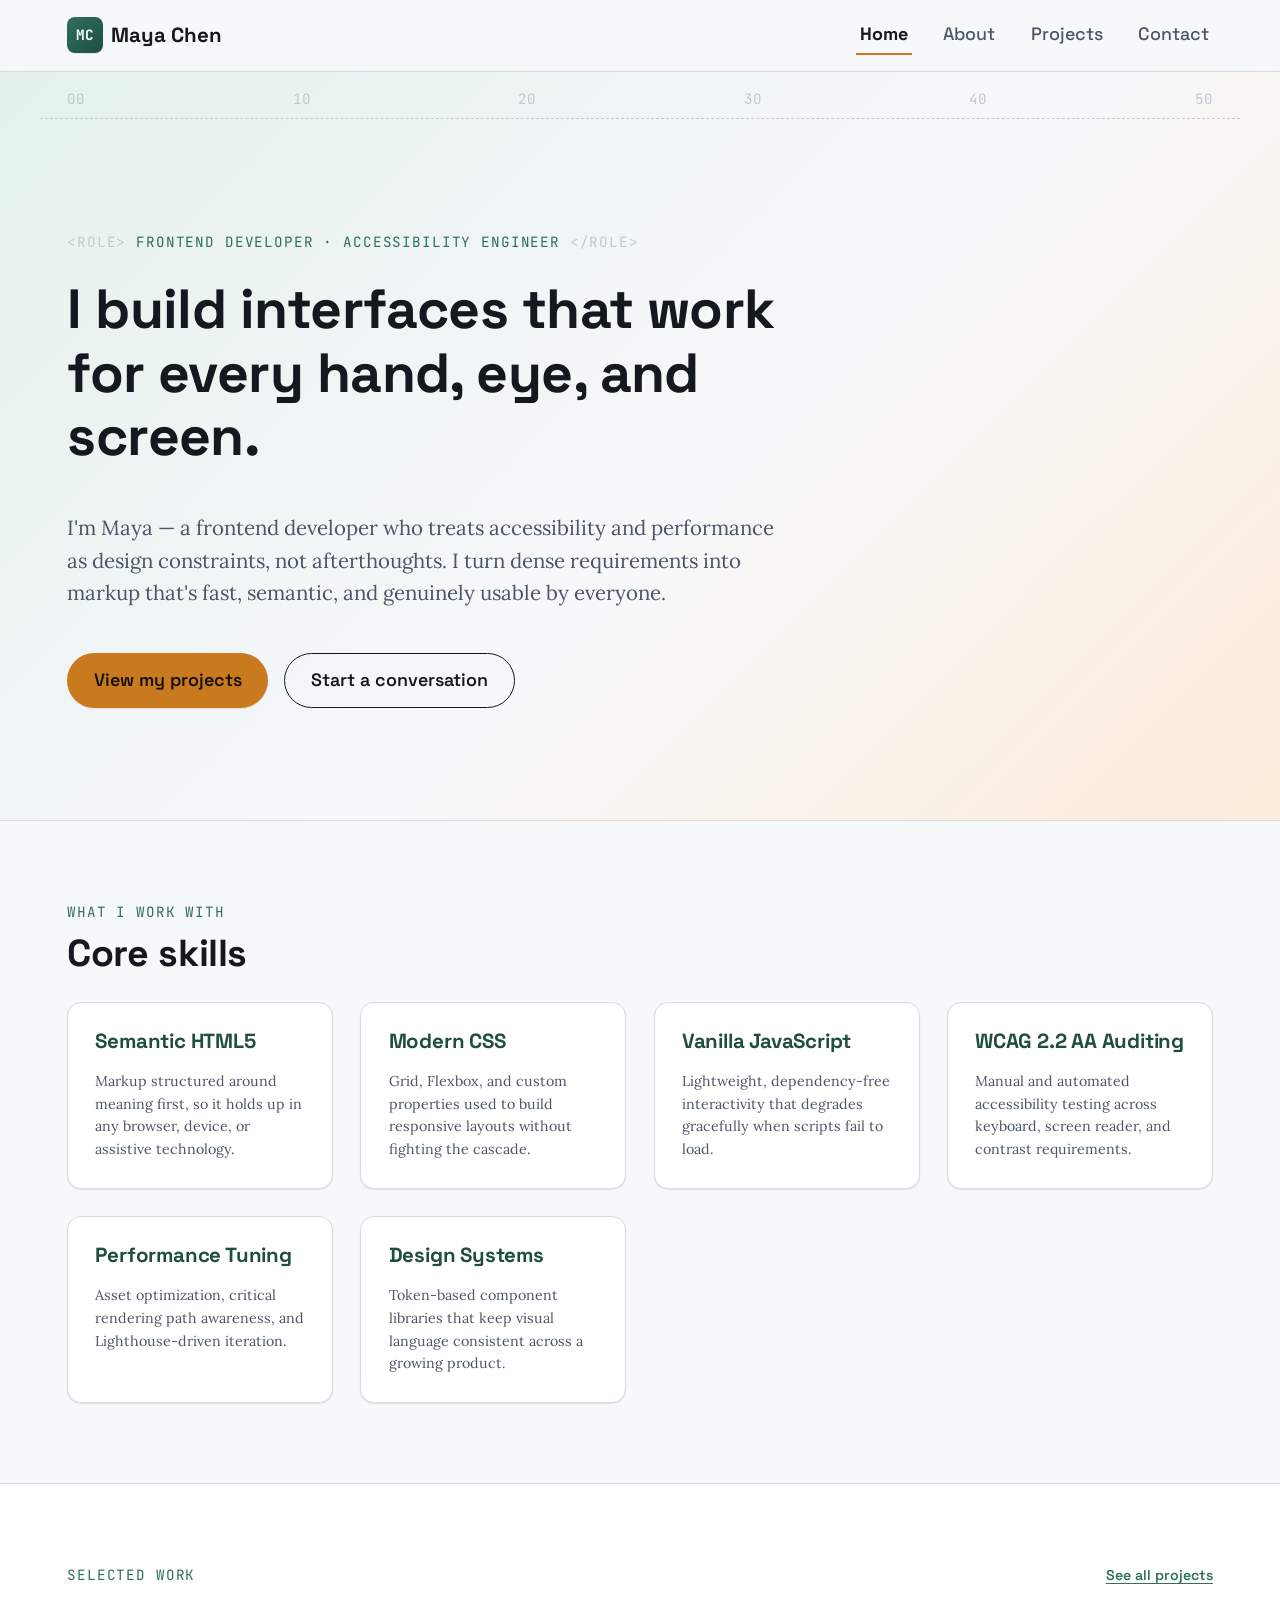
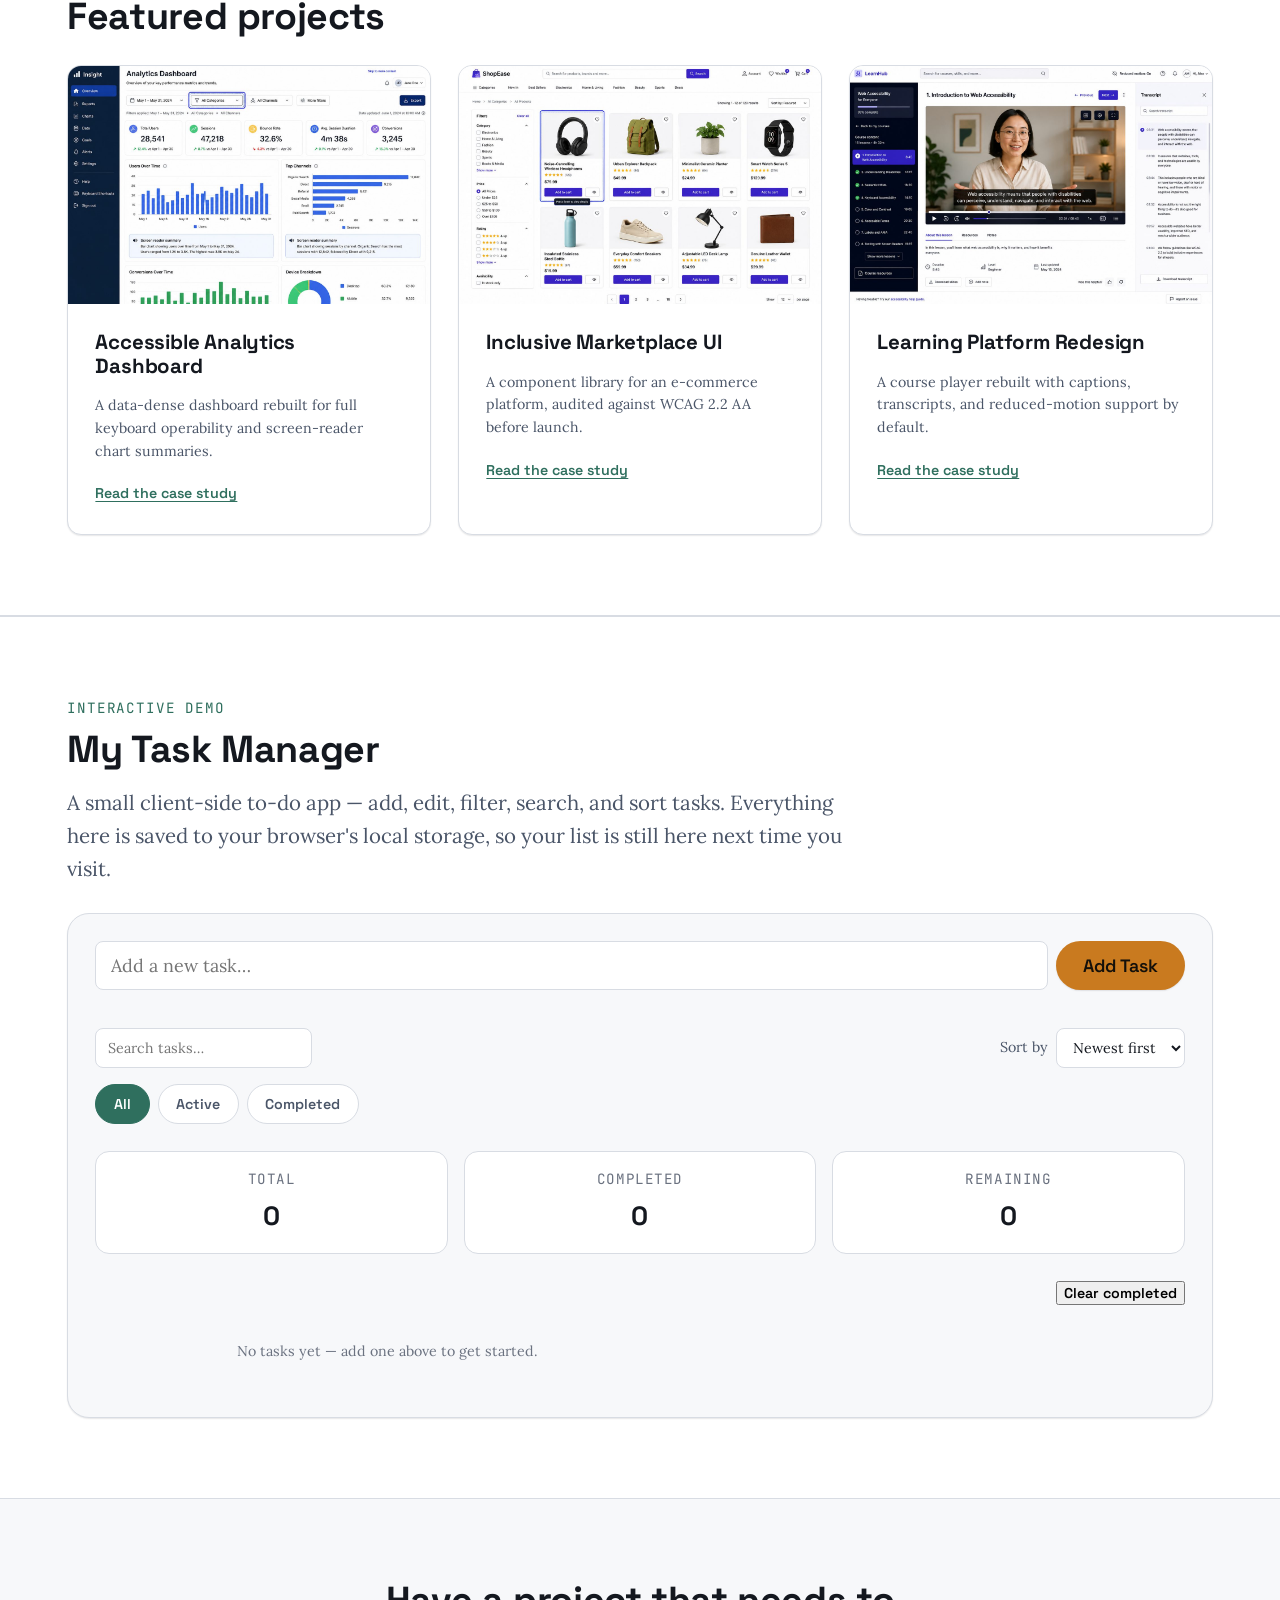
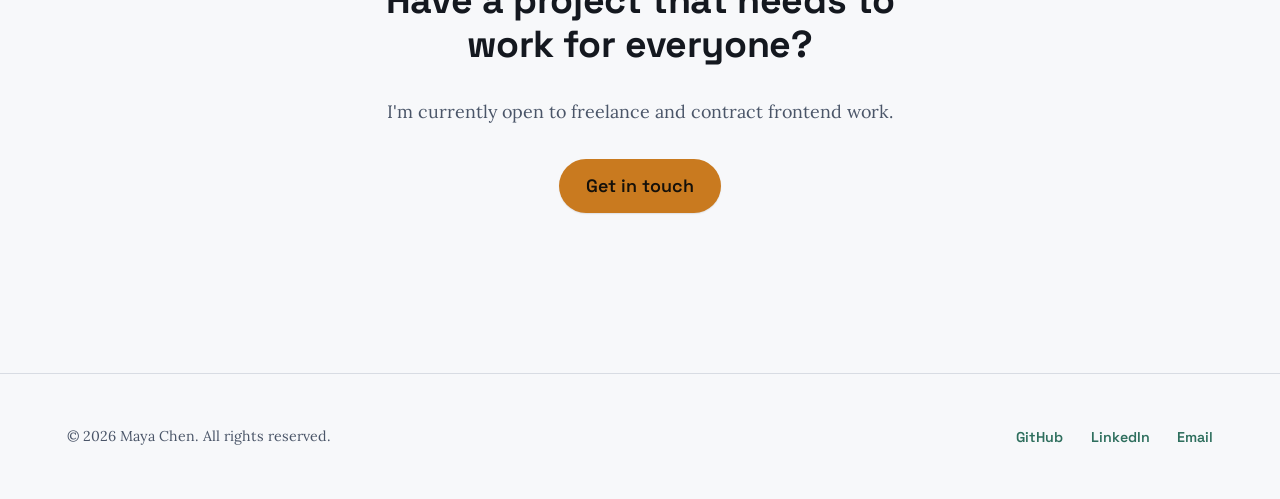
<file: index.html>
<!DOCTYPE html>
<html lang="en">
<head>
  <!-- ============================================================
       DOCUMENT METADATA
       ============================================================ -->
  <meta charset="UTF-8">
  <meta name="viewport" content="width=device-width, initial-scale=1.0">

  <title>Maya Chen — Frontend Developer &amp; Accessibility Engineer</title>
  <meta name="description" content="Maya Chen is a frontend developer and accessibility engineer building fast, semantic, WCAG-compliant web experiences. Explore her work, skills, and projects.">
  <meta name="keywords" content="frontend developer, accessibility engineer, web accessibility, WCAG, semantic HTML, portfolio, Maya Chen">
  <meta name="author" content="Maya Chen">

  <!-- Canonical URL placeholder — replace with production domain before deploying -->
  <link rel="canonical" href="https://www.mayachen.dev/index.html">

  <!-- Open Graph tags for social sharing -->
  <meta property="og:type" content="website">
  <meta property="og:title" content="Maya Chen — Frontend Developer & Accessibility Engineer">
  <meta property="og:description" content="Frontend developer and accessibility engineer building fast, semantic, WCAG-compliant web experiences.">
  <meta property="og:image" content="https://www.mayachen.dev/images/og-cover.jpg">
  <meta property="og:url" content="https://www.mayachen.dev/index.html">
  <meta property="og:site_name" content="Maya Chen — Portfolio">

  <!-- Twitter Card tags -->
  <meta name="twitter:card" content="summary_large_image">
  <meta name="twitter:title" content="Maya Chen — Frontend Developer & Accessibility Engineer">
  <meta name="twitter:description" content="Frontend developer and accessibility engineer building fast, semantic, WCAG-compliant web experiences.">
  <meta name="twitter:image" content="https://www.mayachen.dev/images/og-cover.jpg">

  <!-- Favicon placeholder -->
  <link rel="icon" href="images/favicon.svg" type="image/svg+xml">

  <!-- Preconnect to Google Fonts for performance -->
  <link rel="preconnect" href="https://fonts.googleapis.com">
  <link rel="preconnect" href="https://fonts.gstatic.com" crossorigin>
  <link href="https://fonts.googleapis.com/css2?family=Space+Grotesk:wght@500;600;700&family=Lora:ital,wght@0,400;0,500;0,600;1,400&family=JetBrains+Mono:wght@400;500&display=swap" rel="stylesheet">

  <link rel="stylesheet" href="css/style.css">
</head>
<body>

  <!-- ============================================================
       SKIP LINK
       Allows keyboard and screen-reader users to bypass the
       repeated navigation block and jump straight to main content.
       Visually hidden until it receives keyboard focus.
       ============================================================ -->
  <a class="skip-link" href="#main-content">Skip to main content</a>

  <!-- ============================================================
       HEADER + PRIMARY NAVIGATION
       Identical markup is repeated on every page so screen-reader
       users build a predictable mental model of the site.
       aria-current="page" tells assistive tech which link matches
       the page currently loaded, without relying on color alone.
       ============================================================ -->
  <header class="site-header">
    <div class="header-inner">
      <a href="index.html" class="logo" aria-label="Maya Chen — Home">
        <span class="logo-mark" aria-hidden="true">MC</span>
        <span class="logo-text">Maya Chen</span>
      </a>

      <button type="button" class="nav-toggle" id="nav-toggle" aria-expanded="false" aria-controls="primary-nav">
        <span class="nav-toggle-bar" aria-hidden="true"></span>
        <span class="nav-toggle-bar" aria-hidden="true"></span>
        <span class="nav-toggle-bar" aria-hidden="true"></span>
        <span class="visually-hidden">Menu</span>
      </button>

      <nav aria-label="Primary Navigation" id="primary-nav" class="primary-nav">
        <ul>
          <li><a href="index.html" aria-current="page">Home</a></li>
          <li><a href="about.html">About</a></li>
          <li><a href="projects.html">Projects</a></li>
          <li><a href="contact.html">Contact</a></li>
        </ul>
      </nav>
    </div>
  </header>

  <!-- ============================================================
       MAIN CONTENT
       Exactly one <main> per page; this is the skip link's target.
       ============================================================ -->
  <main id="main-content">

    <!-- HERO — signature "annotated blueprint" treatment: a ruled,
         coordinate-labeled panel that echoes the site's focus on
         structure and semantics. Ruler ticks are purely decorative
         (aria-hidden) so they never clutter screen-reader output. -->
    <section class="hero" aria-labelledby="hero-heading">
      <div class="hero-ruler" aria-hidden="true">
        <span>00</span><span>10</span><span>20</span><span>30</span><span>40</span><span>50</span>
      </div>
      <div class="hero-content">
        <p class="eyebrow">
          <span class="eyebrow-tag">&lt;role&gt;</span> Frontend Developer · Accessibility Engineer <span class="eyebrow-tag">&lt;/role&gt;</span>
        </p>
        <h1 id="hero-heading">I build interfaces that work for every hand, eye, and screen.</h1>
        <p class="hero-lede">
          I'm Maya — a frontend developer who treats accessibility and performance as
          design constraints, not afterthoughts. I turn dense requirements into
          markup that's fast, semantic, and genuinely usable by everyone.
        </p>
        <div class="cta-group">
          <a class="button button-primary" href="projects.html">View my projects</a>
          <a class="button button-secondary" href="contact.html">Start a conversation</a>
        </div>
      </div>
    </section>

    <!-- SKILLS SECTION -->
    <section class="skills" aria-labelledby="skills-heading">
      <div class="section-inner">
        <p class="eyebrow">What I work with</p>
        <h2 id="skills-heading">Core skills</h2>
        <ul class="skills-grid">
          <li class="skill-card">
            <h3>Semantic HTML5</h3>
            <p>Markup structured around meaning first, so it holds up in any browser, device, or assistive technology.</p>
          </li>
          <li class="skill-card">
            <h3>Modern CSS</h3>
            <p>Grid, Flexbox, and custom properties used to build responsive layouts without fighting the cascade.</p>
          </li>
          <li class="skill-card">
            <h3>Vanilla JavaScript</h3>
            <p>Lightweight, dependency-free interactivity that degrades gracefully when scripts fail to load.</p>
          </li>
          <li class="skill-card">
            <h3>WCAG 2.2 AA Auditing</h3>
            <p>Manual and automated accessibility testing across keyboard, screen reader, and contrast requirements.</p>
          </li>
          <li class="skill-card">
            <h3>Performance Tuning</h3>
            <p>Asset optimization, critical rendering path awareness, and Lighthouse-driven iteration.</p>
          </li>
          <li class="skill-card">
            <h3>Design Systems</h3>
            <p>Token-based component libraries that keep visual language consistent across a growing product.</p>
          </li>
        </ul>
      </div>
    </section>

    <!-- FEATURED PROJECTS PREVIEW -->
    <section class="featured-projects" aria-labelledby="featured-heading">
      <div class="section-inner">
        <div class="section-heading-row">
          <div>
            <p class="eyebrow">Selected work</p>
            <h2 id="featured-heading">Featured projects</h2>
          </div>
          <a class="text-link" href="projects.html">See all projects</a>
        </div>

        <div class="featured-grid">
          <article class="featured-card">
            <img src="images/project-dashboard.jpg" alt="Analytics dashboard interface showing bar charts and a keyboard-focus outline around a filter control" width="640" height="420" loading="lazy">
            <div class="featured-card-body">
              <h3>Accessible Analytics Dashboard</h3>
              <p>A data-dense dashboard rebuilt for full keyboard operability and screen-reader chart summaries.</p>
              <a class="text-link" href="projects.html">Read the case study</a>
            </div>
          </article>

          <article class="featured-card">
            <img src="images/project-marketplace.jpg" alt="Grid of product cards in an online marketplace with visible focus ring on the first card" width="640" height="420" loading="lazy">
            <div class="featured-card-body">
              <h3>Inclusive Marketplace UI</h3>
              <p>A component library for an e-commerce platform, audited against WCAG 2.2 AA before launch.</p>
              <a class="text-link" href="projects.html">Read the case study</a>
            </div>
          </article>

          <article class="featured-card">
            <img src="images/project-learning.jpg" alt="Online course player interface with captions enabled and a transcript panel open" width="640" height="420" loading="lazy">
            <div class="featured-card-body">
              <h3>Learning Platform Redesign</h3>
              <p>A course player rebuilt with captions, transcripts, and reduced-motion support by default.</p>
              <a class="text-link" href="projects.html">Read the case study</a>
            </div>
          </article>
        </div>
      </div>
    </section>

    <!-- ============================================================
         TASK MANAGER — "My Task Manager" interactive demo.
         All task <li> elements are created dynamically by script.js;
         the <ul> below stays empty in markup on purpose (see the
         #task-empty-state paragraph for the no-tasks case).
         ============================================================ -->
    <section class="task-manager" aria-labelledby="task-manager-heading">
      <div class="section-inner">
        <p class="eyebrow">Interactive demo</p>
        <h2 id="task-manager-heading">My Task Manager</h2>
        <p class="task-manager-lede">
          A small client-side to-do app — add, edit, filter, search, and sort
          tasks. Everything here is saved to your browser's local storage, so
          your list is still here next time you visit.
        </p>

        <div class="task-app">

          <!-- ADD TASK -->
          <form class="task-form" id="task-form" aria-labelledby="task-form-heading" novalidate>
            <h3 id="task-form-heading" class="visually-hidden">Add a new task</h3>
            <div class="task-form-row">
              <label for="task-input" class="visually-hidden">Task description</label>
              <input
                type="text"
                id="task-input"
                name="task-input"
                placeholder="Add a new task…"
                autocomplete="off"
                aria-describedby="task-input-error">
              <button type="submit" class="button button-primary" aria-label="Add Task">Add Task</button>
            </div>
            <!-- Live-region validation message: empty / whitespace-only / duplicate submissions -->
            <span class="field-error" id="task-input-error" role="alert"></span>
          </form>

          <!-- SEARCH + SORT -->
          <div class="task-toolbar">
            <div class="task-search">
              <label for="task-search-input" class="visually-hidden">Search tasks</label>
              <input
                type="search"
                id="task-search-input"
                name="task-search"
                placeholder="Search tasks…"
                autocomplete="off">
            </div>

            <div class="task-sort">
              <label for="task-sort-select">Sort by</label>
              <select id="task-sort-select" name="task-sort">
                <option value="newest">Newest first</option>
                <option value="oldest">Oldest first</option>
                <option value="alphabetical">Alphabetical</option>
              </select>
            </div>
          </div>

          <!-- FILTERS -->
          <div class="task-filters" role="group" aria-label="Filter tasks">
            <button type="button" class="task-filter-btn" data-filter="all" aria-pressed="true">All</button>
            <button type="button" class="task-filter-btn" data-filter="active" aria-pressed="false">Active</button>
            <button type="button" class="task-filter-btn" data-filter="completed" aria-pressed="false">Completed</button>
          </div>

          <!-- STATISTICS — announced politely so screen-reader users hear
               counts update after add/complete/delete, without interrupting
               whatever they're doing (e.g. typing in the search box). -->
          <dl class="task-stats" id="task-stats" aria-live="polite" aria-atomic="true">
            <div class="task-stat">
              <dt>Total</dt>
              <dd id="stat-total">0</dd>
            </div>
            <div class="task-stat">
              <dt>Completed</dt>
              <dd id="stat-completed">0</dd>
            </div>
            <div class="task-stat">
              <dt>Remaining</dt>
              <dd id="stat-remaining">0</dd>
            </div>
          </dl>

          <!-- TASK LIST — populated entirely by script.js via createElement(),
               never hardcoded. Bulk actions live in the same toolbar so they're
               always adjacent to the list they act on. -->
          <div class="task-list-header">
            <h3 class="visually-hidden">Your tasks</h3>
            <button type="button" class="text-link" id="clear-completed-btn">Clear completed</button>
          </div>

          <ul class="task-list" id="task-list" aria-label="Task list"></ul>

          <p class="task-empty-state" id="task-empty-state" hidden>
            No tasks yet — add one above to get started.
          </p>

        </div>
      </div>
    </section>

    <!-- CLOSING CALL TO ACTION -->
    <section class="cta-band" aria-labelledby="cta-heading">
      <div class="section-inner cta-band-inner">
        <h2 id="cta-heading">Have a project that needs to work for everyone?</h2>
        <p>I'm currently open to freelance and contract frontend work.</p>
        <a class="button button-primary" href="contact.html">Get in touch</a>
      </div>
    </section>

  </main>

  <!-- ============================================================
       FOOTER
       Repeated on every page. Social links use descriptive
       aria-label text rather than relying on icon shape alone.
       ============================================================ -->
  <footer class="site-footer">
    <div class="footer-inner">
      <p>&copy; <span id="current-year">2026</span> Maya Chen. All rights reserved.</p>
      <ul class="social-links">
        <li>
          <a href="https://github.com/mayachen-dev" aria-label="Maya Chen on GitHub (opens in a new tab)" target="_blank" rel="noopener noreferrer">GitHub</a>
        </li>
        <li>
          <a href="https://linkedin.com/in/mayachen-dev" aria-label="Maya Chen on LinkedIn (opens in a new tab)" target="_blank" rel="noopener noreferrer">LinkedIn</a>
        </li>
        <li>
          <a href="mailto:hello@mayachen.dev" aria-label="Email Maya Chen at hello@mayachen.dev">Email</a>
        </li>
      </ul>
    </div>
  </footer>

  <!-- Back-to-top button is injected/managed by script.js; markup lives here
       so it exists in the DOM before scripts run, with a safe no-JS fallback state. -->
  <button type="button" id="back-to-top" class="back-to-top" aria-label="Back to top">↑</button>

  <script src="js/script.js"></script>
</body>
</html>
</file>
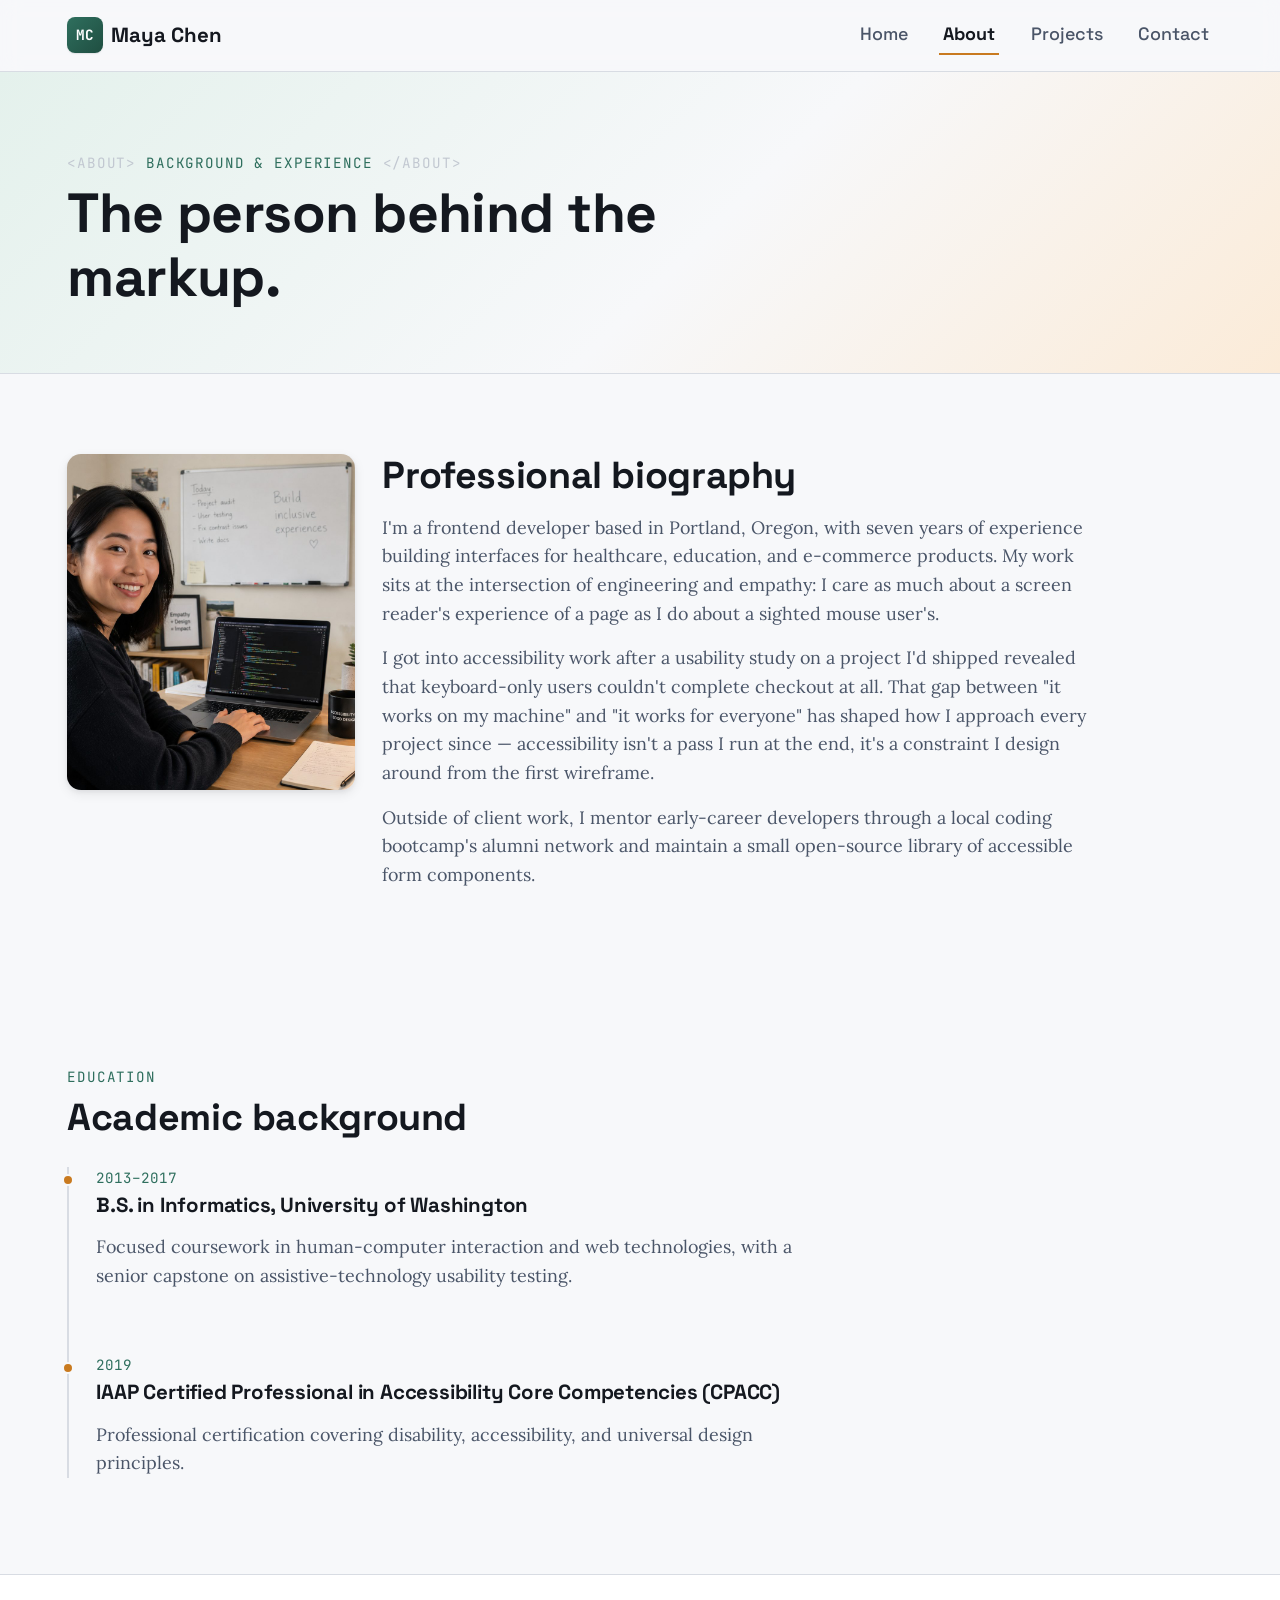
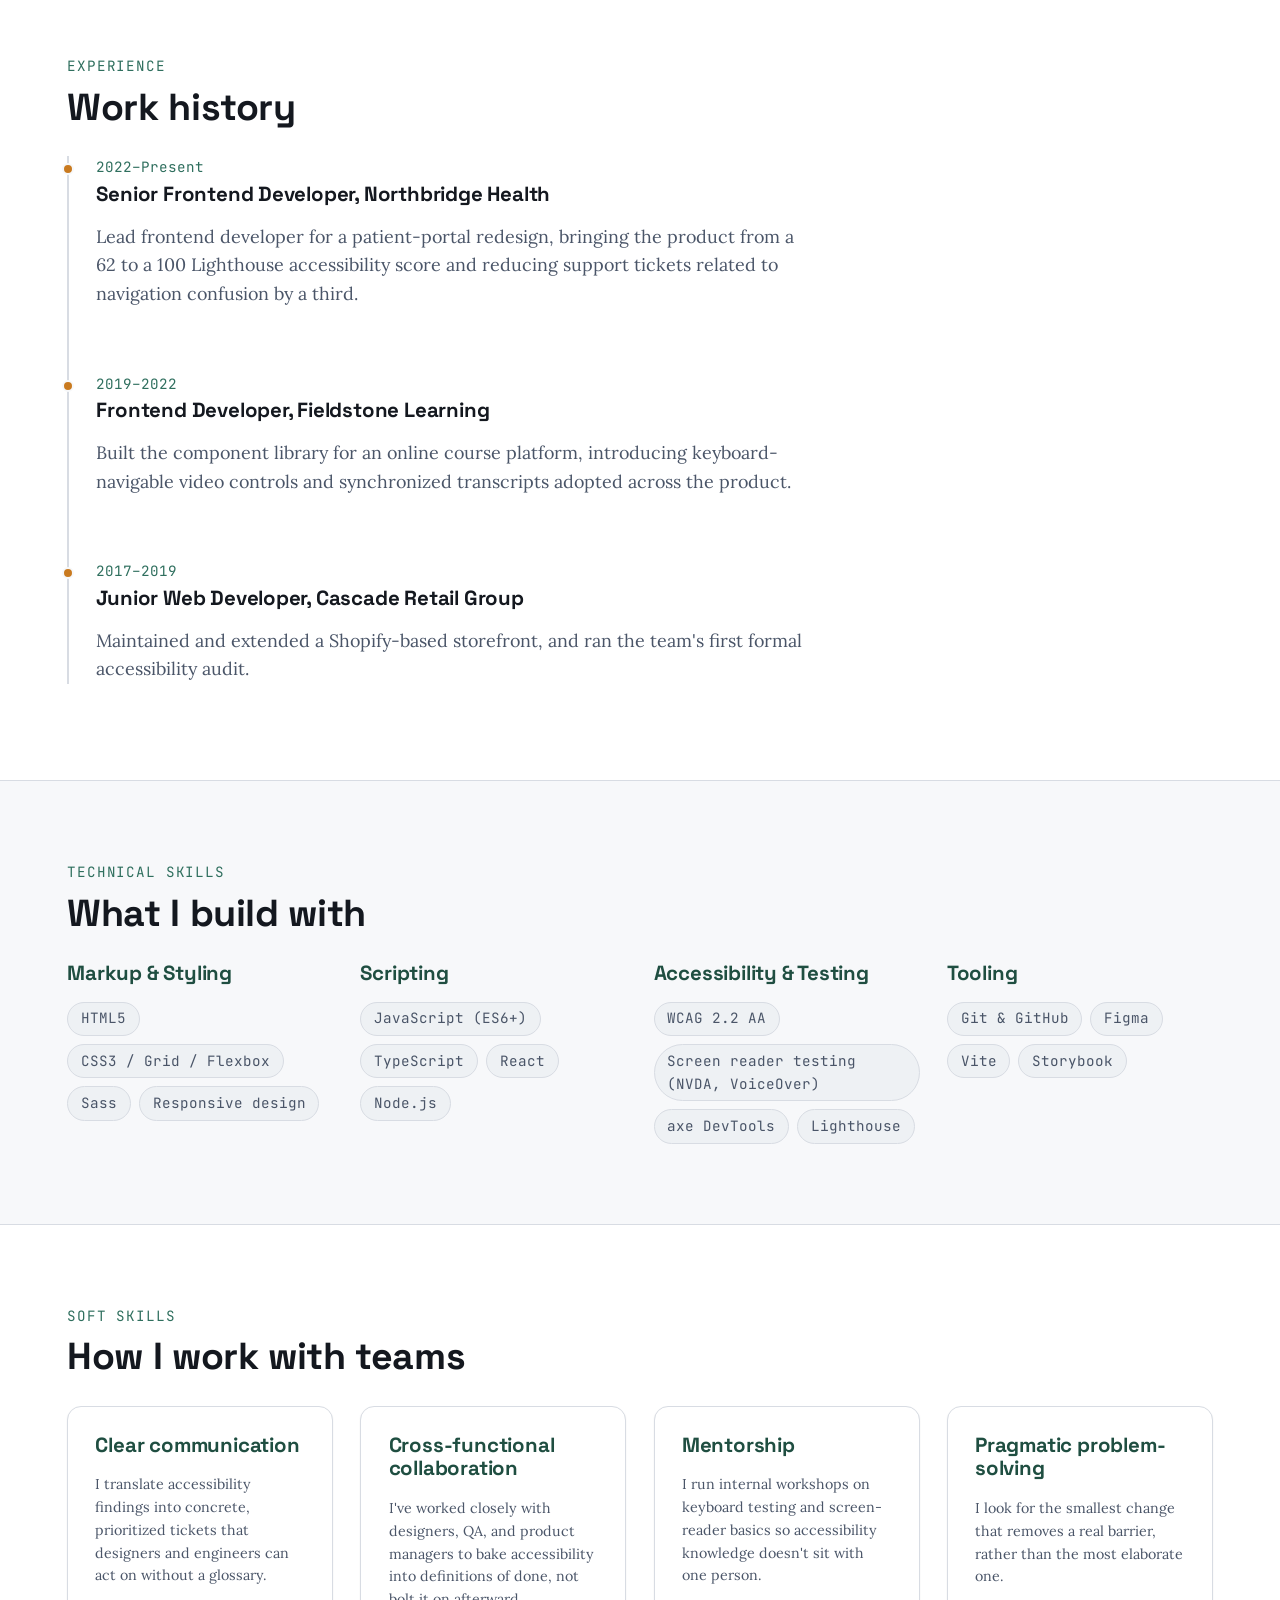
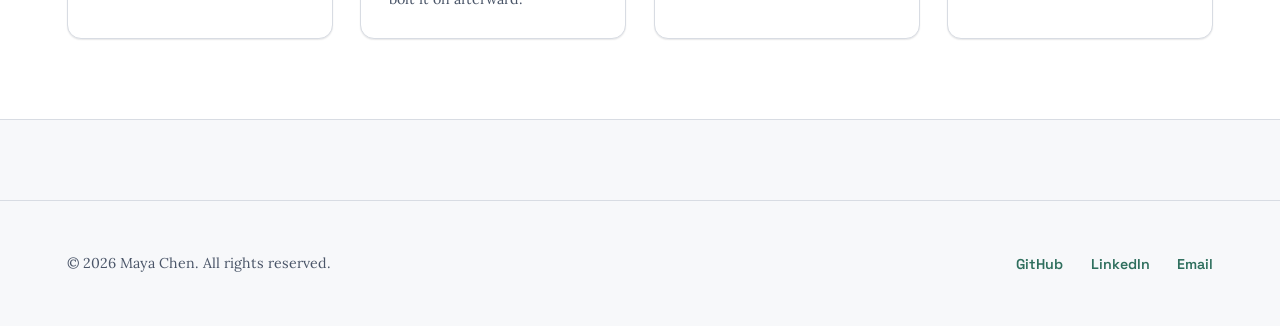
<file: about.html>
<!DOCTYPE html>
<html lang="en">
<head>
  <!-- ============================================================
       DOCUMENT METADATA
       ============================================================ -->
  <meta charset="UTF-8">
  <meta name="viewport" content="width=device-width, initial-scale=1.0">

  <title>About Maya Chen — Frontend Developer &amp; Accessibility Engineer</title>
  <meta name="description" content="Learn about Maya Chen's background, education, professional experience, and the technical and soft skills she brings to accessible frontend development.">
  <meta name="keywords" content="about Maya Chen, frontend developer biography, accessibility engineer experience, web developer resume">
  <meta name="author" content="Maya Chen">

  <link rel="canonical" href="https://www.mayachen.dev/about.html">

  <meta property="og:type" content="profile">
  <meta property="og:title" content="About Maya Chen — Frontend Developer & Accessibility Engineer">
  <meta property="og:description" content="Background, education, experience, and skills behind Maya Chen's accessible frontend work.">
  <meta property="og:image" content="https://www.mayachen.dev/images/og-cover.jpg">
  <meta property="og:url" content="https://www.mayachen.dev/about.html">
  <meta property="og:site_name" content="Maya Chen — Portfolio">

  <meta name="twitter:card" content="summary_large_image">
  <meta name="twitter:title" content="About Maya Chen — Frontend Developer & Accessibility Engineer">
  <meta name="twitter:description" content="Background, education, experience, and skills behind Maya Chen's accessible frontend work.">
  <meta name="twitter:image" content="https://www.mayachen.dev/images/og-cover.jpg">

  <link rel="icon" href="images/favicon.svg" type="image/svg+xml">

  <link rel="preconnect" href="https://fonts.googleapis.com">
  <link rel="preconnect" href="https://fonts.gstatic.com" crossorigin>
  <link href="https://fonts.googleapis.com/css2?family=Space+Grotesk:wght@500;600;700&family=Lora:ital,wght@0,400;0,500;0,600;1,400&family=JetBrains+Mono:wght@400;500&display=swap" rel="stylesheet">

  <link rel="stylesheet" href="css/style.css">
</head>
<body>

  <a class="skip-link" href="#main-content">Skip to main content</a>

  <!-- HEADER + PRIMARY NAVIGATION (identical markup across pages) -->
  <header class="site-header">
    <div class="header-inner">
      <a href="index.html" class="logo" aria-label="Maya Chen — Home">
        <span class="logo-mark" aria-hidden="true">MC</span>
        <span class="logo-text">Maya Chen</span>
      </a>

      <button type="button" class="nav-toggle" id="nav-toggle" aria-expanded="false" aria-controls="primary-nav">
        <span class="nav-toggle-bar" aria-hidden="true"></span>
        <span class="nav-toggle-bar" aria-hidden="true"></span>
        <span class="nav-toggle-bar" aria-hidden="true"></span>
        <span class="visually-hidden">Menu</span>
      </button>

      <nav aria-label="Primary Navigation" id="primary-nav" class="primary-nav">
        <ul>
          <li><a href="index.html">Home</a></li>
          <li><a href="about.html" aria-current="page">About</a></li>
          <li><a href="projects.html">Projects</a></li>
          <li><a href="contact.html">Contact</a></li>
        </ul>
      </nav>
    </div>
  </header>

  <main id="main-content">

    <!-- PAGE INTRO — a smaller "ruler" band ties this page back to the
         home page's signature motif without repeating the full hero. -->
    <section class="page-intro" aria-labelledby="page-intro-heading">
      <div class="section-inner">
        <p class="eyebrow">
          <span class="eyebrow-tag">&lt;about&gt;</span> Background &amp; experience <span class="eyebrow-tag">&lt;/about&gt;</span>
        </p>
        <h1 id="page-intro-heading">The person behind the markup.</h1>
      </div>
    </section>

    <!-- BIOGRAPHY -->
    <section class="bio" aria-labelledby="bio-heading">
      <div class="section-inner bio-layout">
        <img
          src="images/maya-portrait.jpg"
          alt="Maya Chen smiling in a home office, seated at a desk with a laptop showing lines of code"
          width="480"
          height="560"
          class="bio-portrait"
          loading="lazy">
        <div class="bio-text">
          <h2 id="bio-heading">Professional biography</h2>
          <p>
            I'm a frontend developer based in Portland, Oregon, with seven years of
            experience building interfaces for healthcare, education, and e-commerce
            products. My work sits at the intersection of engineering and empathy:
            I care as much about a screen reader's experience of a page as I do
            about a sighted mouse user's.
          </p>
          <p>
            I got into accessibility work after a usability study on a project I'd
            shipped revealed that keyboard-only users couldn't complete checkout at
            all. That gap between "it works on my machine" and "it works for
            everyone" has shaped how I approach every project since — accessibility
            isn't a pass I run at the end, it's a constraint I design around from
            the first wireframe.
          </p>
          <p>
            Outside of client work, I mentor early-career developers through a
            local coding bootcamp's alumni network and maintain a small open-source
            library of accessible form components.
          </p>
        </div>
      </div>
    </section>

    <!-- EDUCATION -->
    <section class="timeline-section" aria-labelledby="education-heading">
      <div class="section-inner">
        <p class="eyebrow">Education</p>
        <h2 id="education-heading">Academic background</h2>
        <ul class="timeline">
          <li class="timeline-item">
            <article>
              <p class="timeline-date"><time datetime="2017">2013–2017</time></p>
              <h3>B.S. in Informatics, University of Washington</h3>
              <p>Focused coursework in human-computer interaction and web technologies, with a senior capstone on assistive-technology usability testing.</p>
            </article>
          </li>
          <li class="timeline-item">
            <article>
              <p class="timeline-date"><time datetime="2019">2019</time></p>
              <h3>IAAP Certified Professional in Accessibility Core Competencies (CPACC)</h3>
              <p>Professional certification covering disability, accessibility, and universal design principles.</p>
            </article>
          </li>
        </ul>
      </div>
    </section>

    <!-- EXPERIENCE -->
    <section class="timeline-section timeline-section-alt" aria-labelledby="experience-heading">
      <div class="section-inner">
        <p class="eyebrow">Experience</p>
        <h2 id="experience-heading">Work history</h2>
        <ul class="timeline">
          <li class="timeline-item">
            <article>
              <p class="timeline-date"><time datetime="2022">2022–Present</time></p>
              <h3>Senior Frontend Developer, Northbridge Health</h3>
              <p>Lead frontend developer for a patient-portal redesign, bringing the product from a 62 to a 100 Lighthouse accessibility score and reducing support tickets related to navigation confusion by a third.</p>
            </article>
          </li>
          <li class="timeline-item">
            <article>
              <p class="timeline-date"><time datetime="2019">2019–2022</time></p>
              <h3>Frontend Developer, Fieldstone Learning</h3>
              <p>Built the component library for an online course platform, introducing keyboard-navigable video controls and synchronized transcripts adopted across the product.</p>
            </article>
          </li>
          <li class="timeline-item">
            <article>
              <p class="timeline-date"><time datetime="2017">2017–2019</time></p>
              <h3>Junior Web Developer, Cascade Retail Group</h3>
              <p>Maintained and extended a Shopify-based storefront, and ran the team's first formal accessibility audit.</p>
            </article>
          </li>
        </ul>
      </div>
    </section>

    <!-- TECHNICAL SKILLS -->
    <section class="skills-detail" aria-labelledby="tech-skills-heading">
      <div class="section-inner">
        <p class="eyebrow">Technical skills</p>
        <h2 id="tech-skills-heading">What I build with</h2>
        <div class="skills-detail-grid">
          <div class="skills-detail-group">
            <h3>Markup &amp; Styling</h3>
            <ul class="tag-list">
              <li>HTML5</li>
              <li>CSS3 / Grid / Flexbox</li>
              <li>Sass</li>
              <li>Responsive design</li>
            </ul>
          </div>
          <div class="skills-detail-group">
            <h3>Scripting</h3>
            <ul class="tag-list">
              <li>JavaScript (ES6+)</li>
              <li>TypeScript</li>
              <li>React</li>
              <li>Node.js</li>
            </ul>
          </div>
          <div class="skills-detail-group">
            <h3>Accessibility &amp; Testing</h3>
            <ul class="tag-list">
              <li>WCAG 2.2 AA</li>
              <li>Screen reader testing (NVDA, VoiceOver)</li>
              <li>axe DevTools</li>
              <li>Lighthouse</li>
            </ul>
          </div>
          <div class="skills-detail-group">
            <h3>Tooling</h3>
            <ul class="tag-list">
              <li>Git &amp; GitHub</li>
              <li>Figma</li>
              <li>Vite</li>
              <li>Storybook</li>
            </ul>
          </div>
        </div>
      </div>
    </section>

    <!-- SOFT SKILLS -->
    <section class="skills-soft" aria-labelledby="soft-skills-heading">
      <div class="section-inner">
        <p class="eyebrow">Soft skills</p>
        <h2 id="soft-skills-heading">How I work with teams</h2>
        <ul class="soft-skills-grid">
          <li class="soft-skill-card">
            <h3>Clear communication</h3>
            <p>I translate accessibility findings into concrete, prioritized tickets that designers and engineers can act on without a glossary.</p>
          </li>
          <li class="soft-skill-card">
            <h3>Cross-functional collaboration</h3>
            <p>I've worked closely with designers, QA, and product managers to bake accessibility into definitions of done, not bolt it on afterward.</p>
          </li>
          <li class="soft-skill-card">
            <h3>Mentorship</h3>
            <p>I run internal workshops on keyboard testing and screen-reader basics so accessibility knowledge doesn't sit with one person.</p>
          </li>
          <li class="soft-skill-card">
            <h3>Pragmatic problem-solving</h3>
            <p>I look for the smallest change that removes a real barrier, rather than the most elaborate one.</p>
          </li>
        </ul>
      </div>
    </section>

  </main>

  <!-- FOOTER (identical markup across pages) -->
  <footer class="site-footer">
    <div class="footer-inner">
      <p>&copy; <span id="current-year">2026</span> Maya Chen. All rights reserved.</p>
      <ul class="social-links">
        <li>
          <a href="https://github.com/mayachen-dev" aria-label="Maya Chen on GitHub (opens in a new tab)" target="_blank" rel="noopener noreferrer">GitHub</a>
        </li>
        <li>
          <a href="https://linkedin.com/in/mayachen-dev" aria-label="Maya Chen on LinkedIn (opens in a new tab)" target="_blank" rel="noopener noreferrer">LinkedIn</a>
        </li>
        <li>
          <a href="mailto:hello@mayachen.dev" aria-label="Email Maya Chen at hello@mayachen.dev">Email</a>
        </li>
      </ul>
    </div>
  </footer>

  <button type="button" id="back-to-top" class="back-to-top" aria-label="Back to top">↑</button>

  <script src="js/script.js"></script>
</body>
</html>
</file>
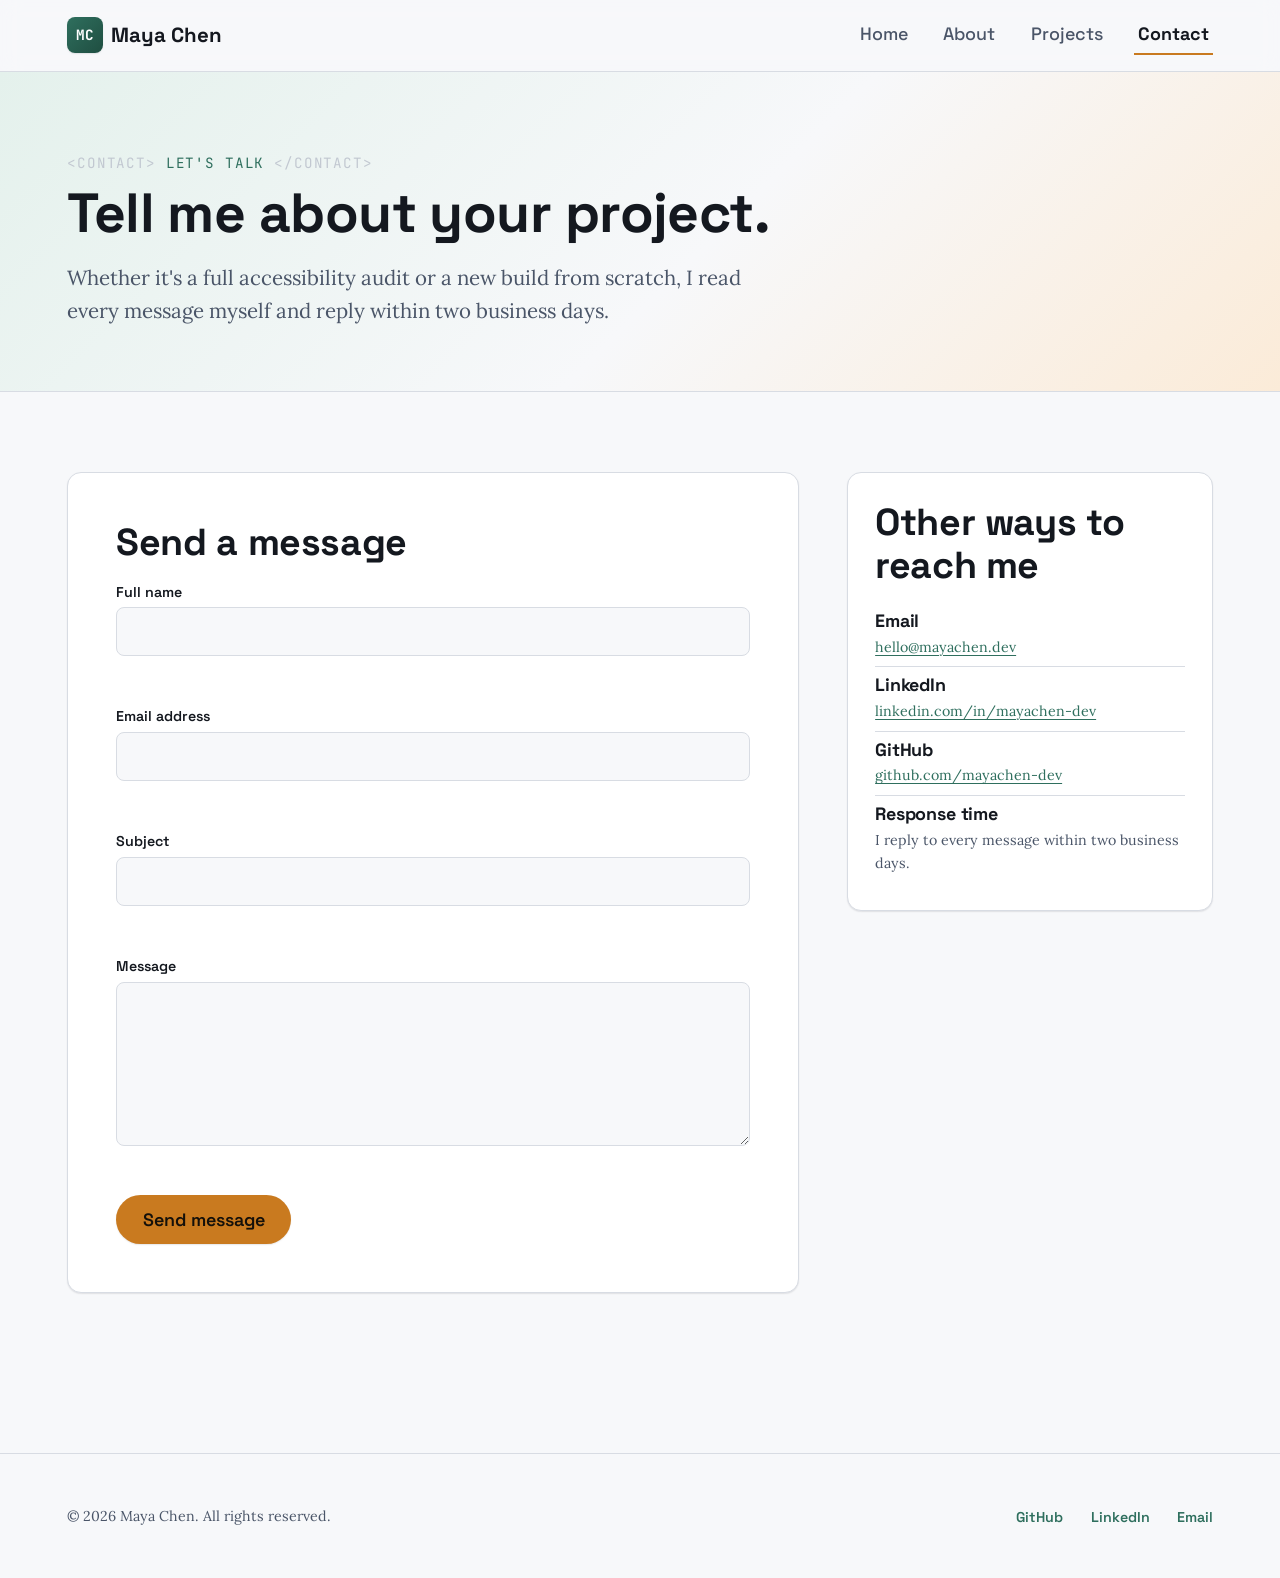
<file: contact.html>
<!DOCTYPE html>
<html lang="en">
<head>
  <!-- ============================================================
       DOCUMENT METADATA
       ============================================================ -->
  <meta charset="UTF-8">
  <meta name="viewport" content="width=device-width, initial-scale=1.0">

  <title>Contact Maya Chen — Frontend Developer &amp; Accessibility Engineer</title>
  <meta name="description" content="Get in touch with Maya Chen about frontend development or accessibility consulting work using the contact form below.">
  <meta name="keywords" content="contact Maya Chen, hire frontend developer, accessibility consultant contact">
  <meta name="author" content="Maya Chen">

  <link rel="canonical" href="https://www.mayachen.dev/contact.html">

  <meta property="og:type" content="website">
  <meta property="og:title" content="Contact Maya Chen — Frontend Developer & Accessibility Engineer">
  <meta property="og:description" content="Get in touch with Maya Chen about frontend development or accessibility consulting work.">
  <meta property="og:image" content="https://www.mayachen.dev/images/og-cover.jpg">
  <meta property="og:url" content="https://www.mayachen.dev/contact.html">
  <meta property="og:site_name" content="Maya Chen — Portfolio">

  <meta name="twitter:card" content="summary_large_image">
  <meta name="twitter:title" content="Contact Maya Chen — Frontend Developer & Accessibility Engineer">
  <meta name="twitter:description" content="Get in touch with Maya Chen about frontend development or accessibility consulting work.">
  <meta name="twitter:image" content="https://www.mayachen.dev/images/og-cover.jpg">

  <link rel="icon" href="images/favicon.svg" type="image/svg+xml">

  <link rel="preconnect" href="https://fonts.googleapis.com">
  <link rel="preconnect" href="https://fonts.gstatic.com" crossorigin>
  <link href="https://fonts.googleapis.com/css2?family=Space+Grotesk:wght@500;600;700&family=Lora:ital,wght@0,400;0,500;0,600;1,400&family=JetBrains+Mono:wght@400;500&display=swap" rel="stylesheet">

  <link rel="stylesheet" href="css/style.css">
</head>
<body>

  <a class="skip-link" href="#main-content">Skip to main content</a>

  <!-- HEADER + PRIMARY NAVIGATION (identical markup across pages) -->
  <header class="site-header">
    <div class="header-inner">
      <a href="index.html" class="logo" aria-label="Maya Chen — Home">
        <span class="logo-mark" aria-hidden="true">MC</span>
        <span class="logo-text">Maya Chen</span>
      </a>

      <button type="button" class="nav-toggle" id="nav-toggle" aria-expanded="false" aria-controls="primary-nav">
        <span class="nav-toggle-bar" aria-hidden="true"></span>
        <span class="nav-toggle-bar" aria-hidden="true"></span>
        <span class="nav-toggle-bar" aria-hidden="true"></span>
        <span class="visually-hidden">Menu</span>
      </button>

      <nav aria-label="Primary Navigation" id="primary-nav" class="primary-nav">
        <ul>
          <li><a href="index.html">Home</a></li>
          <li><a href="about.html">About</a></li>
          <li><a href="projects.html">Projects</a></li>
          <li><a href="contact.html" aria-current="page">Contact</a></li>
        </ul>
      </nav>
    </div>
  </header>

  <main id="main-content">

    <section class="page-intro" aria-labelledby="page-intro-heading">
      <div class="section-inner">
        <p class="eyebrow">
          <span class="eyebrow-tag">&lt;contact&gt;</span> Let's talk <span class="eyebrow-tag">&lt;/contact&gt;</span>
        </p>
        <h1 id="page-intro-heading">Tell me about your project.</h1>
        <p class="page-intro-lede">
          Whether it's a full accessibility audit or a new build from scratch,
          I read every message myself and reply within two business days.
        </p>
      </div>
    </section>

    <section class="contact-section" aria-labelledby="contact-heading">
      <div class="section-inner contact-layout">

        <!-- CONTACT FORM
             Every field is explicitly associated with its <label> via
             matching for/id, has a name attribute for submission, a
             concrete autocomplete token, and the most specific input
             type available so mobile keyboards and browser autofill
             behave correctly. Client-side validation messages are
             rendered into an element referenced by aria-describedby
             and marked aria-live="polite" so screen readers announce
             errors without needing focus to move. -->
        <form
          class="contact-form"
          id="contact-form"
          aria-labelledby="contact-heading"
          novalidate>
          <h2 id="contact-heading">Send a message</h2>

          <p class="form-status" id="form-status" role="status" aria-live="polite"></p>

          <div class="form-field">
            <label for="full-name">Full name</label>
            <input
              type="text"
              id="full-name"
              name="full-name"
              autocomplete="name"
              required
              aria-required="true"
              aria-describedby="full-name-error">
            <span class="field-error" id="full-name-error" aria-live="polite"></span>
          </div>

          <div class="form-field">
            <label for="email">Email address</label>
            <input
              type="email"
              id="email"
              name="email"
              autocomplete="email"
              required
              aria-required="true"
              aria-describedby="email-error">
            <span class="field-error" id="email-error" aria-live="polite"></span>
          </div>

          <div class="form-field">
            <label for="subject">Subject</label>
            <input
              type="text"
              id="subject"
              name="subject"
              autocomplete="off"
              required
              aria-required="true"
              aria-describedby="subject-error">
            <span class="field-error" id="subject-error" aria-live="polite"></span>
          </div>

          <div class="form-field">
            <label for="message">Message</label>
            <textarea
              id="message"
              name="message"
              rows="6"
              autocomplete="off"
              required
              aria-required="true"
              aria-describedby="message-error"></textarea>
            <span class="field-error" id="message-error" aria-live="polite"></span>
          </div>

          <button type="submit" class="button button-primary" aria-label="Send Message">Send message</button>
        </form>

        <!-- ALTERNATIVE CONTACT METHODS -->
        <aside class="contact-alt" aria-labelledby="contact-alt-heading">
          <h2 id="contact-alt-heading">Other ways to reach me</h2>
          <ul class="contact-alt-list">
            <li>
              <h3>Email</h3>
              <p><a href="mailto:hello@mayachen.dev">hello@mayachen.dev</a></p>
            </li>
            <li>
              <h3>LinkedIn</h3>
              <p><a href="https://linkedin.com/in/mayachen-dev" target="_blank" rel="noopener noreferrer" aria-label="Maya Chen on LinkedIn (opens in a new tab)">linkedin.com/in/mayachen-dev</a></p>
            </li>
            <li>
              <h3>GitHub</h3>
              <p><a href="https://github.com/mayachen-dev" target="_blank" rel="noopener noreferrer" aria-label="Maya Chen on GitHub (opens in a new tab)">github.com/mayachen-dev</a></p>
            </li>
            <li>
              <h3>Response time</h3>
              <p>I reply to every message within two business days.</p>
            </li>
          </ul>
        </aside>

      </div>
    </section>

  </main>

  <!-- FOOTER (identical markup across pages) -->
  <footer class="site-footer">
    <div class="footer-inner">
      <p>&copy; <span id="current-year">2026</span> Maya Chen. All rights reserved.</p>
      <ul class="social-links">
        <li>
          <a href="https://github.com/mayachen-dev" aria-label="Maya Chen on GitHub (opens in a new tab)" target="_blank" rel="noopener noreferrer">GitHub</a>
        </li>
        <li>
          <a href="https://linkedin.com/in/mayachen-dev" aria-label="Maya Chen on LinkedIn (opens in a new tab)" target="_blank" rel="noopener noreferrer">LinkedIn</a>
        </li>
        <li>
          <a href="mailto:hello@mayachen.dev" aria-label="Email Maya Chen at hello@mayachen.dev">Email</a>
        </li>
      </ul>
    </div>
  </footer>

  <button type="button" id="back-to-top" class="back-to-top" aria-label="Back to top">↑</button>

  <script src="js/script.js"></script>
</body>
</html>
</file>
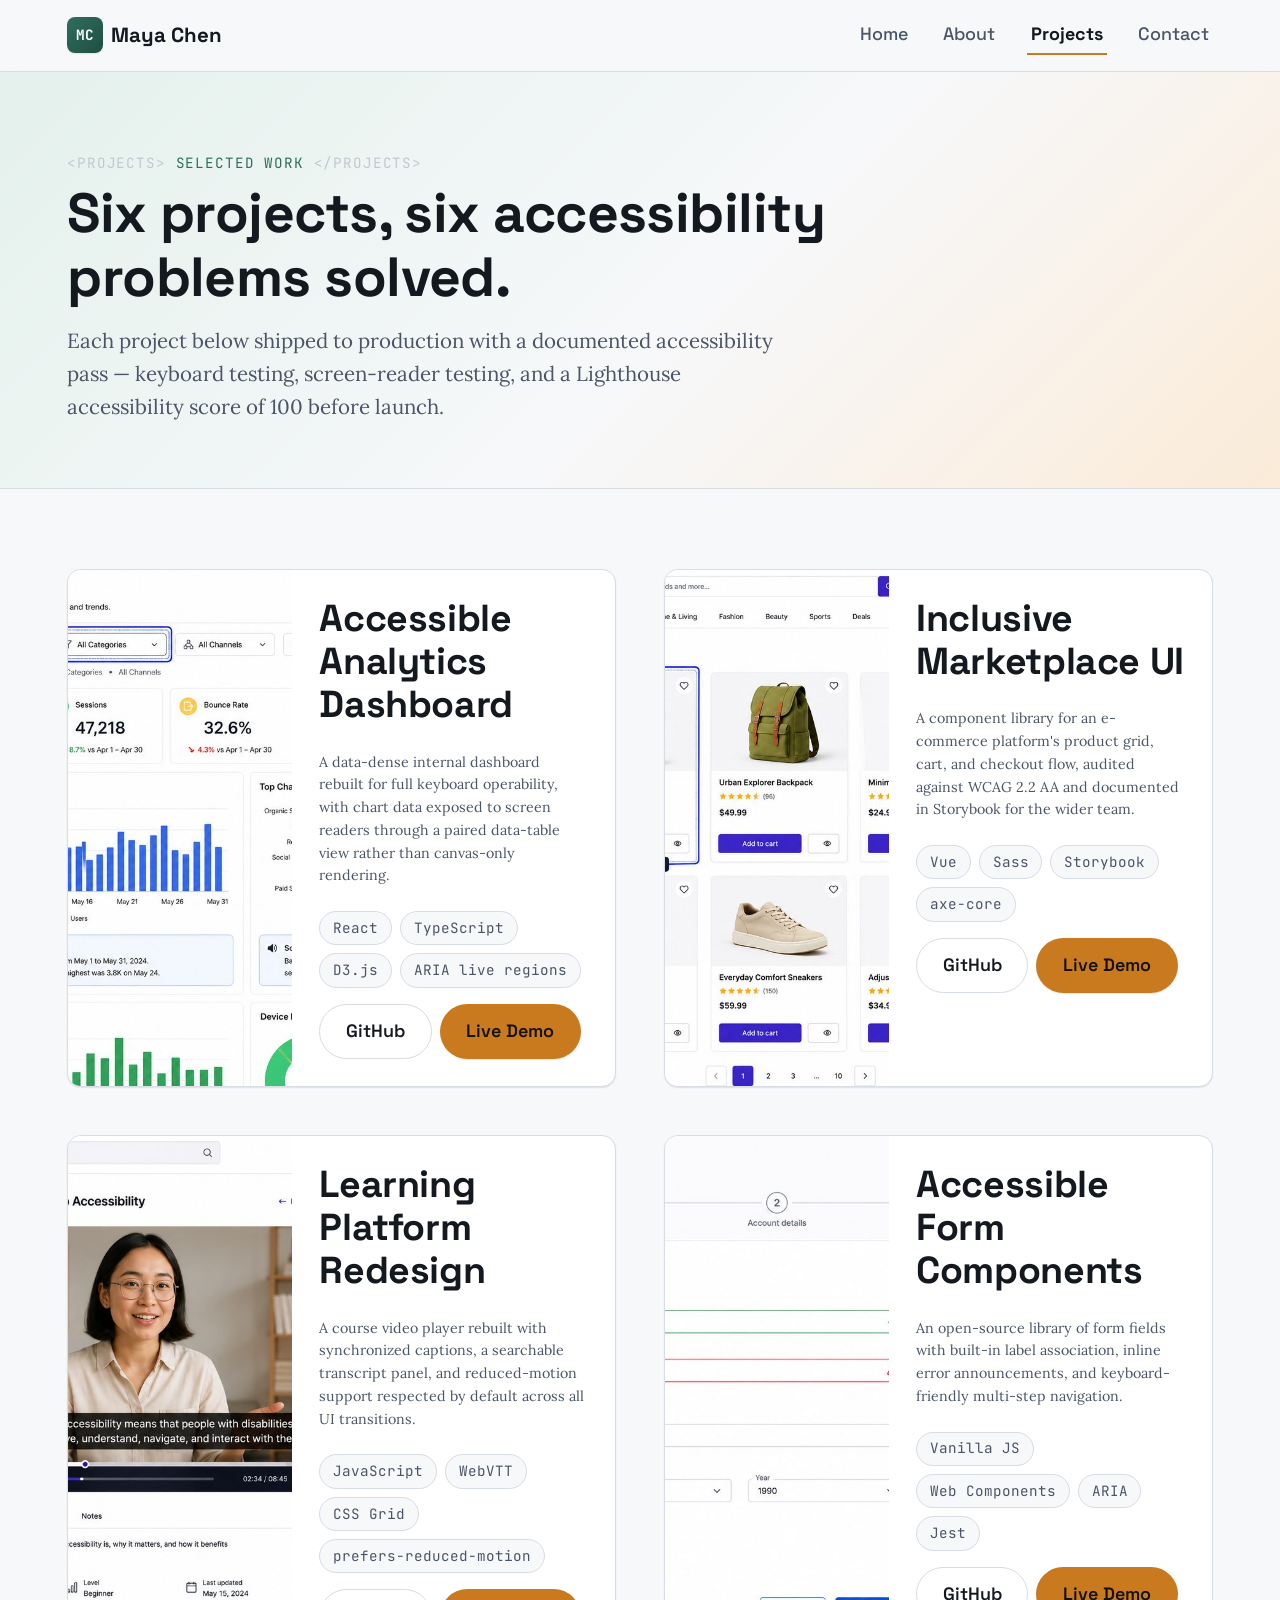
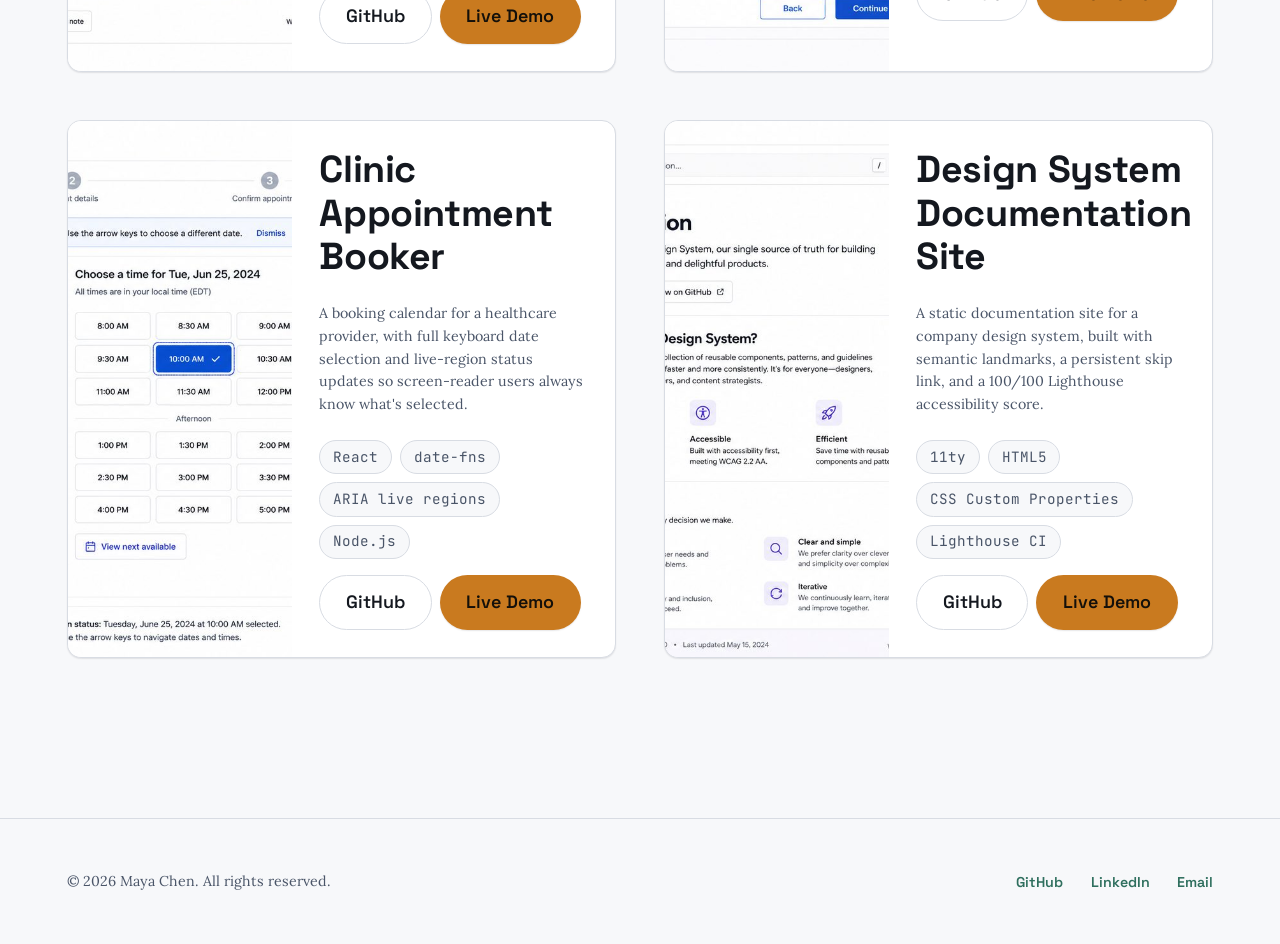
<file: projects.html>
<!DOCTYPE html>
<html lang="en">
<head>
  <!-- ============================================================
       DOCUMENT METADATA
       ============================================================ -->
  <meta charset="UTF-8">
  <meta name="viewport" content="width=device-width, initial-scale=1.0">

  <title>Projects — Maya Chen, Frontend Developer &amp; Accessibility Engineer</title>
  <meta name="description" content="A selection of accessible, performant web projects built by Maya Chen, including dashboards, marketplaces, learning platforms, and open-source component libraries.">
  <meta name="keywords" content="Maya Chen projects, accessible web projects, frontend portfolio, WCAG case studies">
  <meta name="author" content="Maya Chen">

  <link rel="canonical" href="https://www.mayachen.dev/projects.html">

  <meta property="og:type" content="website">
  <meta property="og:title" content="Projects — Maya Chen, Frontend Developer & Accessibility Engineer">
  <meta property="og:description" content="A selection of accessible, performant web projects built by Maya Chen.">
  <meta property="og:image" content="https://www.mayachen.dev/images/og-cover.jpg">
  <meta property="og:url" content="https://www.mayachen.dev/projects.html">
  <meta property="og:site_name" content="Maya Chen — Portfolio">

  <meta name="twitter:card" content="summary_large_image">
  <meta name="twitter:title" content="Projects — Maya Chen, Frontend Developer & Accessibility Engineer">
  <meta name="twitter:description" content="A selection of accessible, performant web projects built by Maya Chen.">
  <meta name="twitter:image" content="https://www.mayachen.dev/images/og-cover.jpg">

  <link rel="icon" href="images/favicon.svg" type="image/svg+xml">

  <link rel="preconnect" href="https://fonts.googleapis.com">
  <link rel="preconnect" href="https://fonts.gstatic.com" crossorigin>
  <link href="https://fonts.googleapis.com/css2?family=Space+Grotesk:wght@500;600;700&family=Lora:ital,wght@0,400;0,500;0,600;1,400&family=JetBrains+Mono:wght@400;500&display=swap" rel="stylesheet">

  <link rel="stylesheet" href="css/style.css">
</head>
<body>

  <a class="skip-link" href="#main-content">Skip to main content</a>

  <!-- HEADER + PRIMARY NAVIGATION (identical markup across pages) -->
  <header class="site-header">
    <div class="header-inner">
      <a href="index.html" class="logo" aria-label="Maya Chen — Home">
        <span class="logo-mark" aria-hidden="true">MC</span>
        <span class="logo-text">Maya Chen</span>
      </a>

      <button type="button" class="nav-toggle" id="nav-toggle" aria-expanded="false" aria-controls="primary-nav">
        <span class="nav-toggle-bar" aria-hidden="true"></span>
        <span class="nav-toggle-bar" aria-hidden="true"></span>
        <span class="nav-toggle-bar" aria-hidden="true"></span>
        <span class="visually-hidden">Menu</span>
      </button>

      <nav aria-label="Primary Navigation" id="primary-nav" class="primary-nav">
        <ul>
          <li><a href="index.html">Home</a></li>
          <li><a href="about.html">About</a></li>
          <li><a href="projects.html" aria-current="page">Projects</a></li>
          <li><a href="contact.html">Contact</a></li>
        </ul>
      </nav>
    </div>
  </header>

  <main id="main-content">

    <section class="page-intro" aria-labelledby="page-intro-heading">
      <div class="section-inner">
        <p class="eyebrow">
          <span class="eyebrow-tag">&lt;projects&gt;</span> Selected work <span class="eyebrow-tag">&lt;/projects&gt;</span>
        </p>
        <h1 id="page-intro-heading">Six projects, six accessibility problems solved.</h1>
        <p class="page-intro-lede">
          Each project below shipped to production with a documented accessibility
          pass — keyboard testing, screen-reader testing, and a Lighthouse
          accessibility score of 100 before launch.
        </p>
      </div>
    </section>

    <!-- PROJECTS GRID — each project is its own <article> so assistive
         technology and search engines can treat it as an independent,
         self-contained unit of content. -->
    <section class="projects-list" aria-label="Project case studies">
      <div class="section-inner">
        <div class="projects-grid">

          <!-- Project 1 -->
          <article class="project-card">
            <img
              src="images/project-dashboard.jpg"
              alt="Analytics dashboard interface showing bar charts and a keyboard-focus outline around a filter control"
              width="640"
              height="420"
              loading="lazy">
            <div class="project-card-body">
              <h2>Accessible Analytics Dashboard</h2>
              <p>A data-dense internal dashboard rebuilt for full keyboard operability, with chart data exposed to screen readers through a paired data-table view rather than canvas-only rendering.</p>
              <ul class="tag-list tag-list-compact">
                <li>React</li>
                <li>TypeScript</li>
                <li>D3.js</li>
                <li>ARIA live regions</li>
              </ul>
              <div class="project-links">
                <a class="button button-outline" href="https://github.com/mayachen-dev/accessible-dashboard" aria-label="View Accessible Analytics Dashboard source code on GitHub (opens in a new tab)" target="_blank" rel="noopener noreferrer">GitHub</a>
                <a class="button button-primary" href="https://dashboard-demo.mayachen.dev" aria-label="View live demo of Accessible Analytics Dashboard (opens in a new tab)" target="_blank" rel="noopener noreferrer">Live Demo</a>
              </div>
            </div>
          </article>

          <!-- Project 2 -->
          <article class="project-card">
            <img
              src="images/project-marketplace.jpg"
              alt="Grid of product cards in an online marketplace with visible focus ring on the first card"
              width="640"
              height="420"
              loading="lazy">
            <div class="project-card-body">
              <h2>Inclusive Marketplace UI</h2>
              <p>A component library for an e-commerce platform's product grid, cart, and checkout flow, audited against WCAG 2.2 AA and documented in Storybook for the wider team.</p>
              <ul class="tag-list tag-list-compact">
                <li>Vue</li>
                <li>Sass</li>
                <li>Storybook</li>
                <li>axe-core</li>
              </ul>
              <div class="project-links">
                <a class="button button-outline" href="https://github.com/mayachen-dev/inclusive-marketplace" aria-label="View Inclusive Marketplace UI source code on GitHub (opens in a new tab)" target="_blank" rel="noopener noreferrer">GitHub</a>
                <a class="button button-primary" href="https://marketplace-demo.mayachen.dev" aria-label="View live demo of Inclusive Marketplace UI (opens in a new tab)" target="_blank" rel="noopener noreferrer">Live Demo</a>
              </div>
            </div>
          </article>

          <!-- Project 3 -->
          <article class="project-card">
            <img
              src="images/project-learning.jpg"
              alt="Online course player interface with captions enabled and a transcript panel open"
              width="640"
              height="420"
              loading="lazy">
            <div class="project-card-body">
              <h2>Learning Platform Redesign</h2>
              <p>A course video player rebuilt with synchronized captions, a searchable transcript panel, and reduced-motion support respected by default across all UI transitions.</p>
              <ul class="tag-list tag-list-compact">
                <li>JavaScript</li>
                <li>WebVTT</li>
                <li>CSS Grid</li>
                <li>prefers-reduced-motion</li>
              </ul>
              <div class="project-links">
                <a class="button button-outline" href="https://github.com/mayachen-dev/learning-platform" aria-label="View Learning Platform Redesign source code on GitHub (opens in a new tab)" target="_blank" rel="noopener noreferrer">GitHub</a>
                <a class="button button-primary" href="https://learning-demo.mayachen.dev" aria-label="View live demo of Learning Platform Redesign (opens in a new tab)" target="_blank" rel="noopener noreferrer">Live Demo</a>
              </div>
            </div>
          </article>

          <!-- Project 4 -->
          <article class="project-card">
            <img
              src="images/project-forms.jpg"
              alt="Multi-step form interface showing an inline error message beneath an email field"
              width="640"
              height="420"
              loading="lazy">
            <div class="project-card-body">
              <h2>Accessible Form Components</h2>
              <p>An open-source library of form fields with built-in label association, inline error announcements, and keyboard-friendly multi-step navigation.</p>
              <ul class="tag-list tag-list-compact">
                <li>Vanilla JS</li>
                <li>Web Components</li>
                <li>ARIA</li>
                <li>Jest</li>
              </ul>
              <div class="project-links">
                <a class="button button-outline" href="https://github.com/mayachen-dev/accessible-forms" aria-label="View Accessible Form Components source code on GitHub (opens in a new tab)" target="_blank" rel="noopener noreferrer">GitHub</a>
                <a class="button button-primary" href="https://forms-demo.mayachen.dev" aria-label="View live demo of Accessible Form Components (opens in a new tab)" target="_blank" rel="noopener noreferrer">Live Demo</a>
              </div>
            </div>
          </article>

          <!-- Project 5 -->
          <article class="project-card">
            <img
              src="images/project-booking.jpg"
              alt="Appointment booking calendar with a selected date announced in a screen-reader status region"
              width="640"
              height="420"
              loading="lazy">
            <div class="project-card-body">
              <h2>Clinic Appointment Booker</h2>
              <p>A booking calendar for a healthcare provider, with full keyboard date selection and live-region status updates so screen-reader users always know what's selected.</p>
              <ul class="tag-list tag-list-compact">
                <li>React</li>
                <li>date-fns</li>
                <li>ARIA live regions</li>
                <li>Node.js</li>
              </ul>
              <div class="project-links">
                <a class="button button-outline" href="https://github.com/mayachen-dev/clinic-booker" aria-label="View Clinic Appointment Booker source code on GitHub (opens in a new tab)" target="_blank" rel="noopener noreferrer">GitHub</a>
                <a class="button button-primary" href="https://booker-demo.mayachen.dev" aria-label="View live demo of Clinic Appointment Booker (opens in a new tab)" target="_blank" rel="noopener noreferrer">Live Demo</a>
              </div>
            </div>
          </article>

          <!-- Project 6 -->
          <article class="project-card">
            <img
              src="images/project-docs.jpg"
              alt="Documentation site with a sidebar table of contents and a skip-to-content link visible on focus"
              width="640"
              height="420"
              loading="lazy">
            <div class="project-card-body">
              <h2>Design System Documentation Site</h2>
              <p>A static documentation site for a company design system, built with semantic landmarks, a persistent skip link, and a 100/100 Lighthouse accessibility score.</p>
              <ul class="tag-list tag-list-compact">
                <li>11ty</li>
                <li>HTML5</li>
                <li>CSS Custom Properties</li>
                <li>Lighthouse CI</li>
              </ul>
              <div class="project-links">
                <a class="button button-outline" href="https://github.com/mayachen-dev/design-system-docs" aria-label="View Design System Documentation Site source code on GitHub (opens in a new tab)" target="_blank" rel="noopener noreferrer">GitHub</a>
                <a class="button button-primary" href="https://docs-demo.mayachen.dev" aria-label="View live demo of Design System Documentation Site (opens in a new tab)" target="_blank" rel="noopener noreferrer">Live Demo</a>
              </div>
            </div>
          </article>

        </div>
      </div>
    </section>

  </main>

  <!-- FOOTER (identical markup across pages) -->
  <footer class="site-footer">
    <div class="footer-inner">
      <p>&copy; <span id="current-year">2026</span> Maya Chen. All rights reserved.</p>
      <ul class="social-links">
        <li>
          <a href="https://github.com/mayachen-dev" aria-label="Maya Chen on GitHub (opens in a new tab)" target="_blank" rel="noopener noreferrer">GitHub</a>
        </li>
        <li>
          <a href="https://linkedin.com/in/mayachen-dev" aria-label="Maya Chen on LinkedIn (opens in a new tab)" target="_blank" rel="noopener noreferrer">LinkedIn</a>
        </li>
        <li>
          <a href="mailto:hello@mayachen.dev" aria-label="Email Maya Chen at hello@mayachen.dev">Email</a>
        </li>
      </ul>
    </div>
  </footer>

  <button type="button" id="back-to-top" class="back-to-top" aria-label="Back to top">↑</button>

  <script src="js/script.js"></script>
</body>
</html>
</file>
<file: css/style.css>
/* ==========================================================================
   MAYA CHEN — PORTFOLIO STYLESHEET (v2)
   ==========================================================================
   Architecture: mobile-first, CSS-variable-driven, with a full light/dark
   theme system. All class names below match the existing HTML exactly —
   this file is a styling upgrade only; no markup was changed.

   Theme switching strategy (see "Root Variables" and "Theme" sections):
   1. Light values are the default on :root.
   2. If the OS prefers dark AND the user hasn't explicitly forced light,
      a `prefers-color-scheme` query applies dark values automatically —
      this happens in CSS before any JS runs, so the common case (no
      stored override) never flashes the wrong theme.
   3. If the user has explicitly toggled a theme, script.js sets
      `data-theme="dark"` or `data-theme="light"` on <html> and stores it
      in localStorage; that attribute always wins over the OS preference.

   Table of contents:
   1. Root Variables
   2. Reset
   3. Typography
   4. Layout
   5. Header
   6. Navigation
   7. Hero
   8. Buttons
   9. Cards
   10. Skills
   11. Projects
   12. Contact / Forms
   13. Footer
   14. Utilities
   15. Animations
   16. Media Queries (breakpoint reference + cross-cutting overrides)
   17. Task Manager
   ========================================================================== */

/* --------------------------------------------------------------------------
   1. ROOT VARIABLES
   -------------------------------------------------------------------------- */
:root {
  /* ---- Color: light theme (default) ---- */
  --color-bg: #F7F8FA;
  --color-bg-alt: #EEF1F4;
  --color-surface: #FFFFFF;
  --color-surface-raised: #FFFFFF;
  --color-ink: #14181F;
  --color-slate: #4A5568;
  --color-slate-muted: #6B7280;
  --color-rule: #D8DCE3;
  --color-rule-strong: #C2C8D1;

  --color-teal: #2F6F5E;
  --color-teal-dark: #1F4E41;
  --color-teal-soft: #E4F1EC;

  --color-amber: #C97A1F;
  --color-amber-dark: #A6620F;
  --color-amber-soft: #FBEBD8;

  --color-error: #B3261E;
  --color-error-soft: #FCEAE9;
  --color-success: #1E7A46;
  --color-success-soft: #E7F5EC;

  --color-overlay: rgb(20 24 31 / 55%);
  --color-focus-ring: var(--color-amber);

  /* ---- Gradient (hero background) ---- */
  --gradient-hero: linear-gradient(135deg, var(--color-teal-soft) 0%, var(--color-bg) 55%, var(--color-amber-soft) 100%);

  /* ---- Shadows ---- */
  --shadow-sm: 0 1px 2px rgb(20 24 31 / 6%), 0 1px 1px rgb(20 24 31 / 4%);
  --shadow-md: 0 4px 12px rgb(20 24 31 / 8%), 0 2px 4px rgb(20 24 31 / 6%);
  --shadow-lg: 0 12px 32px rgb(20 24 31 / 12%), 0 4px 10px rgb(20 24 31 / 6%);
  --shadow-focus: 0 0 0 4px rgb(201 122 31 / 25%);

  /* ---- Typography ---- */
  --font-display: "Space Grotesk", "Segoe UI", sans-serif;
  --font-body: "Lora", Georgia, serif;
  --font-mono: "JetBrains Mono", "Courier New", monospace;

  /* Fluid type scale — clamp(min, preferred, max) so sizes scale smoothly
     between the mobile and large-desktop breakpoints without discrete jumps. */
  --fs-sm: clamp(0.8rem, 0.77rem + 0.15vw, 0.9rem);
  --fs-base: clamp(1rem, 0.96rem + 0.2vw, 1.125rem);
  --fs-lg: clamp(1.125rem, 1.08rem + 0.25vw, 1.3rem);
  --fs-xl: clamp(1.35rem, 1.25rem + 0.5vw, 1.75rem);
  --fs-2xl: clamp(1.75rem, 1.55rem + 1vw, 2.5rem);
  --fs-3xl: clamp(2.25rem, 1.85rem + 2vw, 3.5rem);

  /* ---- Spacing scale (fluid where it benefits layout breathing room) ---- */
  --space-1: 0.25rem;
  --space-2: 0.5rem;
  --space-3: 1rem;
  --space-4: clamp(1.25rem, 1.1rem + 0.75vw, 1.75rem);
  --space-5: clamp(2rem, 1.6rem + 2vw, 3rem);
  --space-6: clamp(3rem, 2.2rem + 4vw, 5rem);
  --space-7: clamp(4rem, 2.8rem + 6vw, 7rem);

  /* ---- Layout ---- */
  --content-max-width: 75rem;
  --radius-sm: 8px;
  --radius-md: 14px;
  --radius-lg: 22px;
  --radius-pill: 999px;
  --border-width: 1px;

  /* ---- Motion ---- */
  --transition-fast: 150ms ease;
  --transition-base: 250ms cubic-bezier(0.4, 0, 0.2, 1);
  --transition-slow: 450ms cubic-bezier(0.4, 0, 0.2, 1);
  --transition-theme: background-color 300ms ease, color 300ms ease, border-color 300ms ease;
}

/* Dark theme, applied automatically when the OS prefers dark and the user
   hasn't explicitly forced light mode. */
@media (prefers-color-scheme: dark) {
  :root:not([data-theme="light"]) {
    --color-bg: #10141A;
    --color-bg-alt: #171C24;
    --color-surface: #1B212B;
    --color-surface-raised: #212836;
    --color-ink: #F1F3F6;
    --color-slate: #B7C0CC;
    --color-slate-muted: #8B94A3;
    --color-rule: #2B3340;
    --color-rule-strong: #3A4455;

    --color-teal: #5FB79C;
    --color-teal-dark: #86D1B9;
    --color-teal-soft: #17342C;

    --color-amber: #E3A24C;
    --color-amber-dark: #F0BE79;
    --color-amber-soft: #3A2A16;

    --color-error: #F2867E;
    --color-error-soft: #3A1D1B;
    --color-success: #74D69B;
    --color-success-soft: #163326;

    --color-overlay: rgb(4 6 10 / 65%);

    --gradient-hero: linear-gradient(135deg, var(--color-teal-soft) 0%, var(--color-bg) 55%, var(--color-amber-soft) 100%);

    --shadow-sm: 0 1px 2px rgb(0 0 0 / 30%);
    --shadow-md: 0 4px 14px rgb(0 0 0 / 35%);
    --shadow-lg: 0 16px 40px rgb(0 0 0 / 45%);
  }
}

/* Explicit user choice always wins over the OS preference. */
[data-theme="dark"] {
  --color-bg: #10141A;
  --color-bg-alt: #171C24;
  --color-surface: #1B212B;
  --color-surface-raised: #212836;
  --color-ink: #F1F3F6;
  --color-slate: #B7C0CC;
  --color-slate-muted: #8B94A3;
  --color-rule: #2B3340;
  --color-rule-strong: #3A4455;

  --color-teal: #5FB79C;
  --color-teal-dark: #86D1B9;
  --color-teal-soft: #17342C;

  --color-amber: #E3A24C;
  --color-amber-dark: #F0BE79;
  --color-amber-soft: #3A2A16;

  --color-error: #F2867E;
  --color-error-soft: #3A1D1B;
  --color-success: #74D69B;
  --color-success-soft: #163326;

  --color-overlay: rgb(4 6 10 / 65%);

  --gradient-hero: linear-gradient(135deg, var(--color-teal-soft) 0%, var(--color-bg) 55%, var(--color-amber-soft) 100%);

  --shadow-sm: 0 1px 2px rgb(0 0 0 / 30%);
  --shadow-md: 0 4px 14px rgb(0 0 0 / 35%);
  --shadow-lg: 0 16px 40px rgb(0 0 0 / 45%);
}

/* --------------------------------------------------------------------------
   2. RESET
   -------------------------------------------------------------------------- */
*,
*::before,
*::after {
  box-sizing: border-box;
}

html {
  scroll-behavior: smooth;
  color-scheme: light dark;
}

body {
  margin: 0;
  background-color: var(--color-bg);
  color: var(--color-ink);
  font-family: var(--font-body);
  font-size: var(--fs-base);
  line-height: 1.6;
  -webkit-font-smoothing: antialiased;
  transition: var(--transition-theme);
}

img {
  max-width: 100%;
  height: auto;
  display: block;
  border-radius: var(--radius-sm);
}

hr {
  border: none;
  border-top: var(--border-width) solid var(--color-rule);
}

/* --------------------------------------------------------------------------
   3. TYPOGRAPHY
   -------------------------------------------------------------------------- */
h1, h2, h3 {
  font-family: var(--font-display);
  line-height: 1.15;
  margin: 0 0 var(--space-3);
  color: var(--color-ink);
  letter-spacing: -0.01em;
}

h1 { font-size: var(--fs-3xl); }
h2 { font-size: var(--fs-2xl); }
h3 { font-size: var(--fs-lg); }

p {
  margin: 0 0 var(--space-3);
  color: var(--color-slate);
  max-width: 65ch;
}

ul {
  margin: 0;
  padding: 0;
  list-style: none;
}

a {
  color: var(--color-teal);
  text-decoration-thickness: 1px;
  text-underline-offset: 3px;
  transition: color var(--transition-fast);
}

a:hover {
  color: var(--color-teal-dark);
}

/* --------------------------------------------------------------------------
   4. LAYOUT
   -------------------------------------------------------------------------- */
.section-inner {
  max-width: var(--content-max-width);
  margin-inline: auto;
  padding-inline: var(--space-4);
}

.eyebrow {
  font-family: var(--font-mono);
  font-size: var(--fs-sm);
  color: var(--color-teal);
  text-transform: uppercase;
  letter-spacing: 0.06em;
  margin: 0 0 var(--space-2);
}

.eyebrow-tag {
  color: var(--color-rule-strong);
}

.text-link {
  font-family: var(--font-display);
  font-weight: 600;
  font-size: var(--fs-sm);
  white-space: nowrap;
}

/* Generic responsive auto-fit grid, reused by skills / featured / projects
   / soft-skills so the same minmax()+auto-fit pattern lives in one place. */
.auto-grid {
  display: grid;
  gap: var(--space-4);
  grid-template-columns: repeat(auto-fit, minmax(min(100%, 16rem), 1fr));
}

/* --------------------------------------------------------------------------
   5. HEADER
   -------------------------------------------------------------------------- */
.site-header {
  position: sticky;
  top: 0;
  z-index: 50;
  background-color: rgb(from var(--color-bg) r g b / 88%);
  -webkit-backdrop-filter: blur(10px);
  backdrop-filter: blur(10px);
  border-bottom: var(--border-width) solid var(--color-rule);
  transition: var(--transition-theme);
}

.header-inner {
  max-width: var(--content-max-width);
  margin-inline: auto;
  padding: var(--space-3) var(--space-4);
  display: flex;
  align-items: center;
  justify-content: space-between;
  gap: var(--space-3);
  flex-wrap: wrap;
}

.logo {
  display: flex;
  align-items: center;
  gap: var(--space-2);
  text-decoration: none;
  color: var(--color-ink);
  font-family: var(--font-display);
  font-weight: 700;
  font-size: var(--fs-lg);
}

.logo-mark {
  display: inline-flex;
  align-items: center;
  justify-content: center;
  width: 2.25rem;
  height: 2.25rem;
  background: linear-gradient(135deg, var(--color-teal), var(--color-teal-dark));
  color: #FFFFFF;
  border-radius: var(--radius-sm);
  font-family: var(--font-mono);
  font-size: var(--fs-sm);
  box-shadow: var(--shadow-sm);
}

/* Theme toggle — injected by script.js next to the nav toggle.
   Styled here so it matches the design system even though the markup
   is created at runtime rather than hand-authored. */
.theme-toggle {
  display: inline-flex;
  align-items: center;
  justify-content: center;
  width: 2.5rem;
  height: 2.5rem;
  border-radius: var(--radius-pill);
  border: var(--border-width) solid var(--color-rule);
  background-color: var(--color-surface);
  color: var(--color-ink);
  cursor: pointer;
  transition: background-color var(--transition-fast), border-color var(--transition-fast), transform var(--transition-fast);
}

.theme-toggle:hover {
  border-color: var(--color-teal);
  transform: translateY(-1px);
}

.theme-toggle svg {
  width: 1.1rem;
  height: 1.1rem;
}

/* --------------------------------------------------------------------------
   6. NAVIGATION
   -------------------------------------------------------------------------- */
.nav-toggle {
  display: inline-flex;
  flex-direction: column;
  justify-content: center;
  align-items: center;
  gap: 5px;
  width: 2.75rem;
  height: 2.75rem;
  padding: 0;
  background: var(--color-surface);
  border: var(--border-width) solid var(--color-rule);
  border-radius: var(--radius-sm);
  cursor: pointer;
  transition: border-color var(--transition-fast);
}

.nav-toggle:hover {
  border-color: var(--color-teal);
}

.nav-toggle-bar {
  display: block;
  width: 1.25rem;
  height: 2px;
  background-color: var(--color-ink);
  border-radius: 2px;
  transition: transform var(--transition-base), opacity var(--transition-base);
}

/* Animated hamburger -> X, driven by aria-expanded so it always matches
   the actual state screen readers announce, not a separate JS class. */
.nav-toggle[aria-expanded="true"] .nav-toggle-bar:nth-child(1) {
  transform: translateY(7px) rotate(45deg);
}
.nav-toggle[aria-expanded="true"] .nav-toggle-bar:nth-child(2) {
  opacity: 0;
}
.nav-toggle[aria-expanded="true"] .nav-toggle-bar:nth-child(3) {
  transform: translateY(-7px) rotate(-45deg);
}

.primary-nav {
  flex-basis: 100%;
  order: 3;
}

.primary-nav ul {
  display: flex;
  flex-direction: column;
  gap: var(--space-1);
}

.primary-nav a {
  display: block;
  padding: var(--space-2) var(--space-1);
  font-family: var(--font-display);
  font-weight: 500;
  text-decoration: none;
  color: var(--color-slate);
  border-bottom: 2px solid transparent;
  transition: color var(--transition-fast), border-color var(--transition-fast);
}

.primary-nav a:hover {
  color: var(--color-teal-dark);
}

.primary-nav a[aria-current="page"] {
  color: var(--color-ink);
  font-weight: 700;
  border-bottom-color: var(--color-amber);
}

/* Below the tablet breakpoint the nav becomes an off-canvas drawer.
   `.is-open` and the overlay element are both toggled by script.js;
   nothing here requires markup beyond what already exists, since the
   overlay div is created dynamically by the script. */
@media (max-width: 639.98px) {
  .primary-nav {
    position: fixed;
    inset: 0 0 0 auto;
    width: min(80vw, 20rem);
    height: 100vh;
    background-color: var(--color-surface);
    box-shadow: var(--shadow-lg);
    padding: calc(var(--space-6) + env(safe-area-inset-top)) var(--space-4) var(--space-4);
    transform: translateX(100%);
    transition: transform var(--transition-slow);
    overflow-y: auto;
    z-index: 60;
  }

  .primary-nav.is-open {
    transform: translateX(0);
  }

  .primary-nav ul {
    gap: var(--space-2);
  }

  .primary-nav a {
    font-size: var(--fs-lg);
    padding: var(--space-2);
  }

  .nav-overlay {
    position: fixed;
    inset: 0;
    background-color: var(--color-overlay);
    -webkit-backdrop-filter: blur(2px);
    backdrop-filter: blur(2px);
    z-index: 55;
    opacity: 0;
    pointer-events: none;
    transition: opacity var(--transition-base);
  }

  .nav-overlay.is-visible {
    opacity: 1;
    pointer-events: auto;
  }
}

@media (min-width: 640px) {
  .nav-toggle {
    display: none;
  }

  .theme-toggle {
    order: 1;
  }

  .primary-nav {
    flex-basis: auto;
    order: 2;
  }

  .primary-nav ul {
    flex-direction: row;
    gap: var(--space-4);
  }

  .primary-nav a {
    padding: var(--space-1);
  }
}

/* --------------------------------------------------------------------------
   7. HERO
   -------------------------------------------------------------------------- */
.hero {
  border-bottom: var(--border-width) solid var(--color-rule);
  background-image: var(--gradient-hero);
  padding-top: var(--space-3);
  position: relative;
  overflow: hidden;
}

.hero-ruler {
  max-width: var(--content-max-width);
  margin-inline: auto;
  padding-inline: var(--space-4);
  display: flex;
  justify-content: space-between;
  font-family: var(--font-mono);
  font-size: var(--fs-sm);
  color: var(--color-rule-strong);
  border-bottom: var(--border-width) dashed var(--color-rule-strong);
  padding-bottom: var(--space-2);
}

.hero-content {
  max-width: var(--content-max-width);
  margin-inline: auto;
  padding: var(--space-5) var(--space-4) var(--space-6);
  display: grid;
  gap: var(--space-3);
}

.hero h1 {
  max-width: 20ch;
  margin-bottom: var(--space-4);
}

.hero-lede {
  font-size: var(--fs-lg);
  max-width: 55ch;
  margin-bottom: var(--space-4);
}

@media (min-width: 1024px) {
  .hero-content {
    padding-top: var(--space-7);
    padding-bottom: var(--space-7);
  }
}

/* --------------------------------------------------------------------------
   8. BUTTONS
   -------------------------------------------------------------------------- */
.button {
  display: inline-flex;
  align-items: center;
  justify-content: center;
  gap: var(--space-2);
  font-family: var(--font-display);
  font-weight: 600;
  font-size: var(--fs-base);
  min-height: 2.75rem;
  padding: 0.75rem 1.6rem;
  border-radius: var(--radius-pill);
  border: var(--border-width) solid transparent;
  cursor: pointer;
  text-decoration: none;
  transition: background-color var(--transition-base), color var(--transition-base),
    border-color var(--transition-base), transform var(--transition-fast), box-shadow var(--transition-base);
}

.button:active {
  transform: translateY(1px);
}

.button-primary {
  background-color: var(--color-amber);
  color: #14100A;
  box-shadow: var(--shadow-sm);
}

.button-primary:hover {
  background-color: var(--color-amber-dark);
  color: #14100A;
  box-shadow: var(--shadow-md);
  transform: translateY(-2px);
}

.button-secondary {
  background-color: transparent;
  border-color: var(--color-ink);
  color: var(--color-ink);
}

.button-secondary:hover {
  background-color: var(--color-ink);
  color: var(--color-bg);
  transform: translateY(-2px);
}

.button-outline {
  background-color: transparent;
  border-color: var(--color-rule);
  color: var(--color-ink);
}

.button-outline:hover {
  border-color: var(--color-teal);
  color: var(--color-teal-dark);
  transform: translateY(-2px);
}

.cta-group {
  display: flex;
  flex-wrap: wrap;
  gap: var(--space-3);
}

/* --------------------------------------------------------------------------
   9. CARDS
   -------------------------------------------------------------------------- */
.skill-card,
.featured-card,
.project-card,
.soft-skill-card,
.contact-form,
.contact-alt {
  background-color: var(--color-surface);
  border: var(--border-width) solid var(--color-rule);
  border-radius: var(--radius-md);
  transition: var(--transition-theme), box-shadow var(--transition-base), transform var(--transition-base), border-color var(--transition-base);
}

.skill-card,
.soft-skill-card {
  padding: var(--space-4);
  box-shadow: var(--shadow-sm);
}

.skill-card:hover,
.soft-skill-card:hover {
  box-shadow: var(--shadow-md);
  transform: translateY(-4px);
  border-color: var(--color-teal);
}

.skill-card h3,
.soft-skill-card h3 {
  color: var(--color-teal-dark);
}

.skill-card p,
.soft-skill-card p {
  font-size: var(--fs-sm);
  margin-bottom: 0;
}

.featured-card,
.project-card {
  overflow: hidden;
  box-shadow: var(--shadow-sm);
}

.featured-card:hover,
.project-card:hover {
  box-shadow: var(--shadow-lg);
  transform: translateY(-6px);
  border-color: var(--color-teal);
}

/* Image zoom-on-hover: the image scales slightly inside its clipped
   container so the card itself doesn't move or reflow layout. */
.featured-card img,
.project-card img {
  border-radius: 0;
  aspect-ratio: 640 / 420;
  object-fit: cover;
  transition: transform var(--transition-slow);
}

.featured-card:hover img,
.project-card:hover img {
  transform: scale(1.05);
}

.featured-card-body,
.project-card-body {
  padding: var(--space-4);
}

.featured-card-body p,
.project-card-body p {
  font-size: var(--fs-sm);
}

.project-card-body {
  display: flex;
  flex-direction: column;
  gap: var(--space-2);
}

.project-links {
  display: flex;
  flex-wrap: wrap;
  gap: var(--space-2);
  margin-top: var(--space-2);
}

/* --------------------------------------------------------------------------
   10. SKILLS
   -------------------------------------------------------------------------- */
.skills {
  padding-block: var(--space-6);
}

.skills-grid {
  display: grid;
  grid-template-columns: repeat(auto-fit, minmax(min(100%, 15rem), 1fr));
  gap: var(--space-4);
  margin-top: var(--space-4);
}

.featured-projects {
  padding-block: var(--space-6);
  background-color: var(--color-surface);
  border-block: var(--border-width) solid var(--color-rule);
  transition: var(--transition-theme);
}

.section-heading-row {
  display: flex;
  flex-wrap: wrap;
  align-items: baseline;
  justify-content: space-between;
  gap: var(--space-2);
  margin-bottom: var(--space-4);
}

.section-heading-row h2 {
  margin-bottom: 0;
}

.featured-grid {
  display: grid;
  grid-template-columns: repeat(auto-fit, minmax(min(100%, 17rem), 1fr));
  gap: var(--space-4);
}

.cta-band {
  padding-block: var(--space-6);
}

.cta-band-inner {
  text-align: center;
  display: grid;
  justify-items: center;
  gap: var(--space-3);
}

.cta-band h2 {
  max-width: 24ch;
}

.page-intro {
  padding-block: var(--space-6) var(--space-5);
  border-bottom: var(--border-width) solid var(--color-rule);
  background-image: var(--gradient-hero);
}

.page-intro h1 {
  max-width: 22ch;
}

.page-intro-lede {
  font-size: var(--fs-lg);
  max-width: 55ch;
}

.bio {
  padding-block: var(--space-6);
}

.bio-layout {
  display: grid;
  grid-template-columns: 1fr;
  gap: var(--space-4);
}

.bio-portrait {
  aspect-ratio: 480 / 560;
  object-fit: cover;
  width: 100%;
  max-width: 20rem;
  border-radius: var(--radius-md);
  box-shadow: var(--shadow-md);
}

@media (min-width: 640px) {
  .bio-layout {
    grid-template-columns: 18rem 1fr;
    align-items: start;
  }
}

.timeline-section {
  padding-block: var(--space-6);
}

.timeline-section-alt {
  background-color: var(--color-surface);
  border-block: var(--border-width) solid var(--color-rule);
  transition: var(--transition-theme);
}

.timeline {
  margin-top: var(--space-4);
  border-left: 2px solid var(--color-rule);
}

.timeline-item {
  position: relative;
  padding: 0 0 var(--space-5) var(--space-4);
}

.timeline-item::before {
  content: "";
  position: absolute;
  left: -7px;
  top: 0.4em;
  width: 12px;
  height: 12px;
  border-radius: 50%;
  background-color: var(--color-amber);
  border: 2px solid var(--color-bg);
}

.timeline-item:last-child {
  padding-bottom: 0;
}

.timeline-date {
  font-family: var(--font-mono);
  font-size: var(--fs-sm);
  color: var(--color-teal);
  margin-bottom: var(--space-1);
}

.skills-detail {
  padding-block: var(--space-6);
}

.skills-detail-grid {
  display: grid;
  grid-template-columns: repeat(auto-fit, minmax(min(100%, 13rem), 1fr));
  gap: var(--space-4);
  margin-top: var(--space-4);
}

.skills-detail-group h3 {
  color: var(--color-teal-dark);
}

.tag-list {
  display: flex;
  flex-wrap: wrap;
  gap: var(--space-2);
}

.tag-list li {
  font-family: var(--font-mono);
  font-size: var(--fs-sm);
  background-color: var(--color-bg-alt);
  border: var(--border-width) solid var(--color-rule);
  border-radius: var(--radius-pill);
  padding: 0.3rem 0.8rem;
  color: var(--color-slate);
  transition: var(--transition-theme);
}

.tag-list-compact li {
  background-color: var(--color-bg);
}

.skills-soft {
  padding-block: var(--space-6);
  background-color: var(--color-surface);
  border-block: var(--border-width) solid var(--color-rule);
  transition: var(--transition-theme);
}

.soft-skills-grid {
  display: grid;
  grid-template-columns: repeat(auto-fit, minmax(min(100%, 15rem), 1fr));
  gap: var(--space-4);
  margin-top: var(--space-4);
}

/* --------------------------------------------------------------------------
   11. PROJECTS
   -------------------------------------------------------------------------- */
.projects-list {
  padding-block: var(--space-6);
}

.projects-grid {
  display: grid;
  grid-template-columns: repeat(auto-fit, minmax(min(100%, 20rem), 1fr));
  gap: var(--space-5);
}

.project-card {
  display: grid;
  grid-template-columns: 1fr;
}

@media (min-width: 1024px) {
  .projects-grid {
    grid-template-columns: repeat(auto-fit, minmax(26rem, 1fr));
  }

  .project-card {
    grid-template-columns: 14rem 1fr;
  }

  .project-card img {
    aspect-ratio: auto;
    height: 100%;
  }
}

/* --------------------------------------------------------------------------
   12. CONTACT / FORMS
   -------------------------------------------------------------------------- */
.contact-section {
  padding-block: var(--space-6);
}

.contact-layout {
  display: grid;
  grid-template-columns: 1fr;
  gap: var(--space-5);
}

.contact-form {
  padding: var(--space-5);
  box-shadow: var(--shadow-sm);
}

.form-status:empty {
  display: none;
}

.form-status {
  font-family: var(--font-mono);
  font-size: var(--fs-sm);
  color: var(--color-teal-dark);
  background-color: var(--color-teal-soft);
  border: var(--border-width) solid var(--color-teal);
  border-radius: var(--radius-sm);
  padding: var(--space-2) var(--space-3);
  margin-bottom: var(--space-3);
}

.form-status.is-success {
  color: var(--color-success);
  background-color: var(--color-success-soft);
  border-color: var(--color-success);
}

.form-status.is-error {
  color: var(--color-error);
  background-color: var(--color-error-soft);
  border-color: var(--color-error);
}

.form-field {
  margin-bottom: var(--space-4);
  display: flex;
  flex-direction: column;
  gap: var(--space-1);
}

.form-field label {
  font-family: var(--font-display);
  font-weight: 600;
  font-size: var(--fs-sm);
}

.form-field input,
.form-field textarea {
  width: 100%;
  font-family: var(--font-body);
  font-size: var(--fs-base);
  color: var(--color-ink);
  background-color: var(--color-bg);
  border: var(--border-width) solid var(--color-rule);
  border-radius: var(--radius-sm);
  padding: 0.75rem 0.9rem;
  min-height: 2.75rem;
  transition: border-color var(--transition-fast), box-shadow var(--transition-fast), background-color var(--transition-fast);
}

.form-field input:hover,
.form-field textarea:hover {
  border-color: var(--color-slate);
}

.form-field input:focus,
.form-field textarea:focus {
  border-color: var(--color-teal);
  box-shadow: var(--shadow-focus);
}

.form-field textarea {
  resize: vertical;
  min-height: 8rem;
}

.field-error {
  display: block;
  min-height: 1.25em;
  font-family: var(--font-mono);
  font-size: var(--fs-sm);
  color: var(--color-error);
}

.form-field.has-error input,
.form-field.has-error textarea {
  border-color: var(--color-error);
}

.form-field.is-valid input,
.form-field.is-valid textarea {
  border-color: var(--color-success);
}

.contact-alt {
  padding: var(--space-4);
  align-self: start;
  box-shadow: var(--shadow-sm);
}

.contact-alt-list li {
  padding-block: var(--space-2);
  border-bottom: var(--border-width) solid var(--color-rule);
}

.contact-alt-list li:last-child {
  border-bottom: none;
}

.contact-alt-list h3 {
  font-size: var(--fs-base);
  margin-bottom: var(--space-1);
}

.contact-alt-list p {
  font-size: var(--fs-sm);
  margin-bottom: 0;
}

@media (min-width: 1024px) {
  .contact-layout {
    grid-template-columns: 2fr 1fr;
  }
}

/* --------------------------------------------------------------------------
   13. FOOTER
   -------------------------------------------------------------------------- */
.site-footer {
  border-top: var(--border-width) solid var(--color-rule);
  padding-block: var(--space-5);
  margin-top: var(--space-6);
}

.footer-inner {
  max-width: var(--content-max-width);
  margin-inline: auto;
  padding-inline: var(--space-4);
  display: grid;
  gap: var(--space-3);
  justify-items: center;
  text-align: center;
}

.footer-inner p {
  margin: 0;
  font-size: var(--fs-sm);
}

.social-links {
  display: flex;
  gap: var(--space-4);
}

.social-links a {
  font-family: var(--font-display);
  font-weight: 600;
  font-size: var(--fs-sm);
  text-decoration: none;
}

@media (min-width: 640px) {
  .footer-inner {
    grid-template-columns: 1fr auto;
    justify-items: stretch;
    text-align: left;
    align-items: center;
  }

  .social-links {
    justify-self: end;
  }
}

/* --------------------------------------------------------------------------
   14. UTILITIES
   -------------------------------------------------------------------------- */
.visually-hidden {
  position: absolute;
  width: 1px;
  height: 1px;
  padding: 0;
  margin: -1px;
  overflow: hidden;
  clip: rect(0, 0, 0, 0);
  white-space: nowrap;
  border: 0;
}

.skip-link {
  position: absolute;
  top: -3rem;
  left: var(--space-3);
  z-index: 100;
  background-color: var(--color-ink);
  color: var(--color-bg);
  padding: var(--space-2) var(--space-4);
  border-radius: var(--radius-sm);
  font-family: var(--font-display);
  font-weight: 600;
  transition: top var(--transition-fast);
}

.skip-link:focus {
  top: var(--space-3);
}

a:focus-visible,
button:focus-visible,
input:focus-visible,
textarea:focus-visible {
  outline: 3px solid var(--color-focus-ring);
  outline-offset: 2px;
  border-radius: var(--radius-sm);
}

.container { max-width: var(--content-max-width); margin-inline: auto; padding-inline: var(--space-4); }
.flex { display: flex; }
.flex-center { display: flex; align-items: center; justify-content: center; }
.flex-between { display: flex; align-items: center; justify-content: space-between; }
.flex-wrap { flex-wrap: wrap; }
.gap-sm { gap: var(--space-2); }
.gap-md { gap: var(--space-3); }
.gap-lg { gap: var(--space-4); }
.text-center { text-align: center; }

/* --------------------------------------------------------------------------
   15. ANIMATIONS
   -------------------------------------------------------------------------- */
@keyframes fadeUp {
  from { opacity: 0; transform: translateY(16px); }
  to { opacity: 1; transform: translateY(0); }
}

@keyframes fadeIn {
  from { opacity: 0; }
  to { opacity: 1; }
}

.animate-fade-up {
  animation: fadeUp var(--transition-slow) both;
}

.animate-fade-in {
  animation: fadeIn var(--transition-slow) both;
}

.hero-content > * { animation: fadeUp 600ms ease both; }
.hero-content > *:nth-child(2) { animation-delay: 80ms; }
.hero-content > *:nth-child(3) { animation-delay: 160ms; }
.hero-content > *:nth-child(4) { animation-delay: 240ms; }

/* Reduced motion: collapse all animation/transition/scroll motion to
   near-zero. This overrides every transition and animation declared
   above, including the theme-switch, card-hover, and hero fade-ups. */
@media (prefers-reduced-motion: reduce) {
  html {
    scroll-behavior: auto;
  }
  *,
  *::before,
  *::after {
    animation-duration: 0.01ms !important;
    animation-iteration-count: 1 !important;
    transition-duration: 0.01ms !important;
    scroll-behavior: auto !important;
  }
  .skill-card:hover,
  .soft-skill-card:hover,
  .featured-card:hover,
  .project-card:hover,
  .button-primary:hover,
  .button-secondary:hover,
  .button-outline:hover {
    transform: none;
  }
}

/* --------------------------------------------------------------------------
   16. MEDIA QUERIES — breakpoint reference
   --------------------------------------------------------------------------
   Mobile:        0 – 479px   (base styles, no query needed)
   Small tablet:  480px+
   Tablet:        640px+      (nav becomes horizontal; most grids go 2-col)
   Laptop:        1024px+     (3/4-col grids; hero/contact split layouts)
   Desktop:       1280px+     (max-width content container takes over)
   Large desktop: 1536px+     (extra breathing room only, no new layout)
   -------------------------------------------------------------------------- */
@media (min-width: 480px) {
  .cta-group {
    flex-wrap: nowrap;
  }
}

@media (min-width: 1536px) {
  :root {
    --content-max-width: 82rem;
  }
}

/* --------------------------------------------------------------------------
   BACK-TO-TOP BUTTON
   -------------------------------------------------------------------------- */
.back-to-top {
  position: fixed;
  right: var(--space-4);
  bottom: var(--space-4);
  width: 3rem;
  height: 3rem;
  border-radius: 50%;
  border: none;
  background-color: var(--color-ink);
  color: var(--color-bg);
  font-size: var(--fs-lg);
  cursor: pointer;
  opacity: 0;
  visibility: hidden;
  transform: translateY(0.5rem);
  box-shadow: var(--shadow-md);
  transition: opacity var(--transition-fast), transform var(--transition-fast), visibility var(--transition-fast), background-color var(--transition-fast);
}

.back-to-top.is-visible {
  opacity: 1;
  visibility: visible;
  transform: translateY(0);
}

.back-to-top:hover {
  background-color: var(--color-teal-dark);
  transform: translateY(-3px);
}

/* ==========================================================================
   17. TASK MANAGER — "My Task Manager" section on the Home page
   ==========================================================================
   Reuses existing tokens (--color-*, --space-*, --radius-*, --shadow-*,
   --transition-*) so light/dark theme switching and reduced-motion
   handling already defined above apply here automatically — no new
   theme logic needed.
   ========================================================================== */

.task-manager {
  padding-block: var(--space-6);
  background-color: var(--color-surface);
  border-block: var(--border-width) solid var(--color-rule);
  transition: var(--transition-theme);
}

.task-manager-lede {
  font-size: var(--fs-lg);
  max-width: 60ch;
}

.task-app {
  margin-top: var(--space-4);
  background-color: var(--color-bg);
  border: var(--border-width) solid var(--color-rule);
  border-radius: var(--radius-lg);
  padding: var(--space-4);
  box-shadow: var(--shadow-sm);
  transition: var(--transition-theme);
}

/* ---- Add-task form ---- */
.task-form {
  margin-bottom: var(--space-3);
}

.task-form-row {
  display: flex;
  flex-wrap: wrap;
  gap: var(--space-2);
}

.task-form-row input {
  flex: 1 1 14rem;
  font-family: var(--font-body);
  font-size: var(--fs-base);
  color: var(--color-ink);
  background-color: var(--color-surface);
  border: var(--border-width) solid var(--color-rule);
  border-radius: var(--radius-sm);
  padding: 0.75rem 0.9rem;
  min-height: 2.75rem;
  transition: border-color var(--transition-fast), box-shadow var(--transition-fast);
}

.task-form-row input:hover {
  border-color: var(--color-slate);
}

.task-form-row input:focus {
  border-color: var(--color-teal);
  box-shadow: var(--shadow-focus);
}

.task-form-row input.has-error {
  border-color: var(--color-error);
}

/* Reuses the .field-error pattern already defined for the contact form:
   reserved height, mono type, live-region announced via role="alert"
   in the markup — so no layout jump when a message appears/clears. */
.task-manager .field-error {
  display: block;
  min-height: 1.25em;
  font-family: var(--font-mono);
  font-size: var(--fs-sm);
  color: var(--color-error);
  margin-top: var(--space-1);
}

/* ---- Search + sort toolbar ---- */
.task-toolbar {
  display: flex;
  flex-wrap: wrap;
  gap: var(--space-3);
  align-items: center;
  justify-content: space-between;
  margin-bottom: var(--space-3);
}

.task-search input,
.task-sort select {
  font-family: var(--font-body);
  font-size: var(--fs-sm);
  color: var(--color-ink);
  background-color: var(--color-surface);
  border: var(--border-width) solid var(--color-rule);
  border-radius: var(--radius-sm);
  padding: 0.5rem 0.75rem;
  min-height: 2.5rem;
}

.task-search input {
  min-width: 12rem;
}

.task-sort {
  display: flex;
  align-items: center;
  gap: var(--space-2);
  font-size: var(--fs-sm);
  color: var(--color-slate);
}

/* ---- Filter buttons (toggle-button pattern via aria-pressed) ---- */
.task-filters {
  display: flex;
  flex-wrap: wrap;
  gap: var(--space-2);
  margin-bottom: var(--space-4);
}

.task-filter-btn {
  font-family: var(--font-display);
  font-weight: 600;
  font-size: var(--fs-sm);
  color: var(--color-slate);
  background-color: var(--color-surface);
  border: var(--border-width) solid var(--color-rule);
  border-radius: var(--radius-pill);
  padding: 0.5rem 1.1rem;
  min-height: 2.5rem;
  cursor: pointer;
  transition: background-color var(--transition-fast), color var(--transition-fast), border-color var(--transition-fast);
}

.task-filter-btn:hover {
  border-color: var(--color-teal);
  color: var(--color-teal-dark);
}

/* The pressed/active filter is marked via aria-pressed, so styling and
   the accessible state are driven by the same attribute — never color
   alone: weight and border also change. */
.task-filter-btn[aria-pressed="true"] {
  background-color: var(--color-teal);
  border-color: var(--color-teal);
  color: #FFFFFF;
}

/* ---- Statistics ---- */
.task-stats {
  display: grid;
  grid-template-columns: repeat(auto-fit, minmax(7rem, 1fr));
  gap: var(--space-3);
  margin: 0 0 var(--space-4);
}

.task-stat {
  background-color: var(--color-surface);
  border: var(--border-width) solid var(--color-rule);
  border-radius: var(--radius-md);
  padding: var(--space-3);
  text-align: center;
}

.task-stat dt {
  font-family: var(--font-mono);
  font-size: var(--fs-sm);
  color: var(--color-slate-muted);
  text-transform: uppercase;
  letter-spacing: 0.04em;
  margin: 0 0 var(--space-1);
}

.task-stat dd {
  font-family: var(--font-display);
  font-size: var(--fs-xl);
  font-weight: 700;
  color: var(--color-ink);
  margin: 0;
}

/* ---- Task list header (bulk action) ---- */
.task-list-header {
  display: flex;
  align-items: center;
  justify-content: flex-end;
  margin-bottom: var(--space-2);
}

/* ---- Task list ---- */
.task-list {
  display: flex;
  flex-direction: column;
  gap: var(--space-2);
}

.task-item {
  display: flex;
  align-items: center;
  gap: var(--space-3);
  background-color: var(--color-surface);
  border: var(--border-width) solid var(--color-rule);
  border-radius: var(--radius-md);
  padding: var(--space-3);
  transition: box-shadow var(--transition-base), transform var(--transition-base), border-color var(--transition-base);
}

.task-item:hover {
  box-shadow: var(--shadow-sm);
  transform: translateY(-2px);
  border-color: var(--color-teal);
}

.task-item.is-completed {
  opacity: 0.7;
}

.task-item.is-completed .task-item-text {
  text-decoration: line-through;
  color: var(--color-slate-muted);
}

/* Custom checkbox: a real <input type="checkbox"> underneath (for native
   keyboard/screen-reader behavior) with the visual box drawn via a
   sibling element, so appearance can be fully styled without losing
   accessibility semantics. */
.task-item-checkbox {
  position: relative;
  display: inline-flex;
  flex-shrink: 0;
}

.task-item-checkbox input[type="checkbox"] {
  width: 1.4rem;
  height: 1.4rem;
  margin: 0;
  accent-color: var(--color-teal);
  cursor: pointer;
}

.task-item-text {
  flex: 1 1 auto;
  font-family: var(--font-body);
  font-size: var(--fs-base);
  color: var(--color-ink);
  word-break: break-word;
}

/* Inline edit mode: the text is swapped for a text input in place,
   rather than opening a modal, so editing stays lightweight. */
.task-item-edit-input {
  flex: 1 1 auto;
  font-family: var(--font-body);
  font-size: var(--fs-base);
  color: var(--color-ink);
  background-color: var(--color-bg);
  border: var(--border-width) solid var(--color-teal);
  border-radius: var(--radius-sm);
  padding: 0.4rem 0.6rem;
}

.task-item-date {
  flex-shrink: 0;
  font-family: var(--font-mono);
  font-size: var(--fs-sm);
  color: var(--color-slate-muted);
  white-space: nowrap;
}

.task-item-actions {
  display: flex;
  gap: var(--space-1);
  flex-shrink: 0;
}

.task-item-action-btn {
  display: inline-flex;
  align-items: center;
  justify-content: center;
  width: 2.25rem;
  height: 2.25rem;
  border-radius: var(--radius-sm);
  border: var(--border-width) solid transparent;
  background: transparent;
  color: var(--color-slate);
  cursor: pointer;
  transition: background-color var(--transition-fast), color var(--transition-fast), border-color var(--transition-fast);
}

.task-item-action-btn:hover {
  background-color: var(--color-bg-alt);
  border-color: var(--color-rule);
  color: var(--color-teal-dark);
}

.task-item-action-btn.task-delete-btn:hover {
  color: var(--color-error);
  border-color: var(--color-error);
}

.task-item-action-btn svg {
  width: 1.1rem;
  height: 1.1rem;
  pointer-events: none;
}

/* ---- Empty state ---- */
.task-empty-state {
  text-align: center;
  font-size: var(--fs-sm);
  color: var(--color-slate-muted);
  padding: var(--space-4);
  margin: 0;
}

/* ---- Responsive: stack toolbar + tighten task rows on narrow screens ---- */
@media (max-width: 479.98px) {
  .task-toolbar {
    flex-direction: column;
    align-items: stretch;
  }

  .task-search input {
    min-width: 0;
    width: 100%;
  }

  .task-item {
    flex-wrap: wrap;
  }

  .task-item-date {
    order: 3;
    margin-left: calc(1.4rem + var(--space-3));
  }
}

/* ---- Reduced motion: covered by the existing global rule above, but
   listed explicitly here for clarity on what it affects in this section ---- */
@media (prefers-reduced-motion: reduce) {
  .task-item:hover {
    transform: none;
  }
}
</file>
